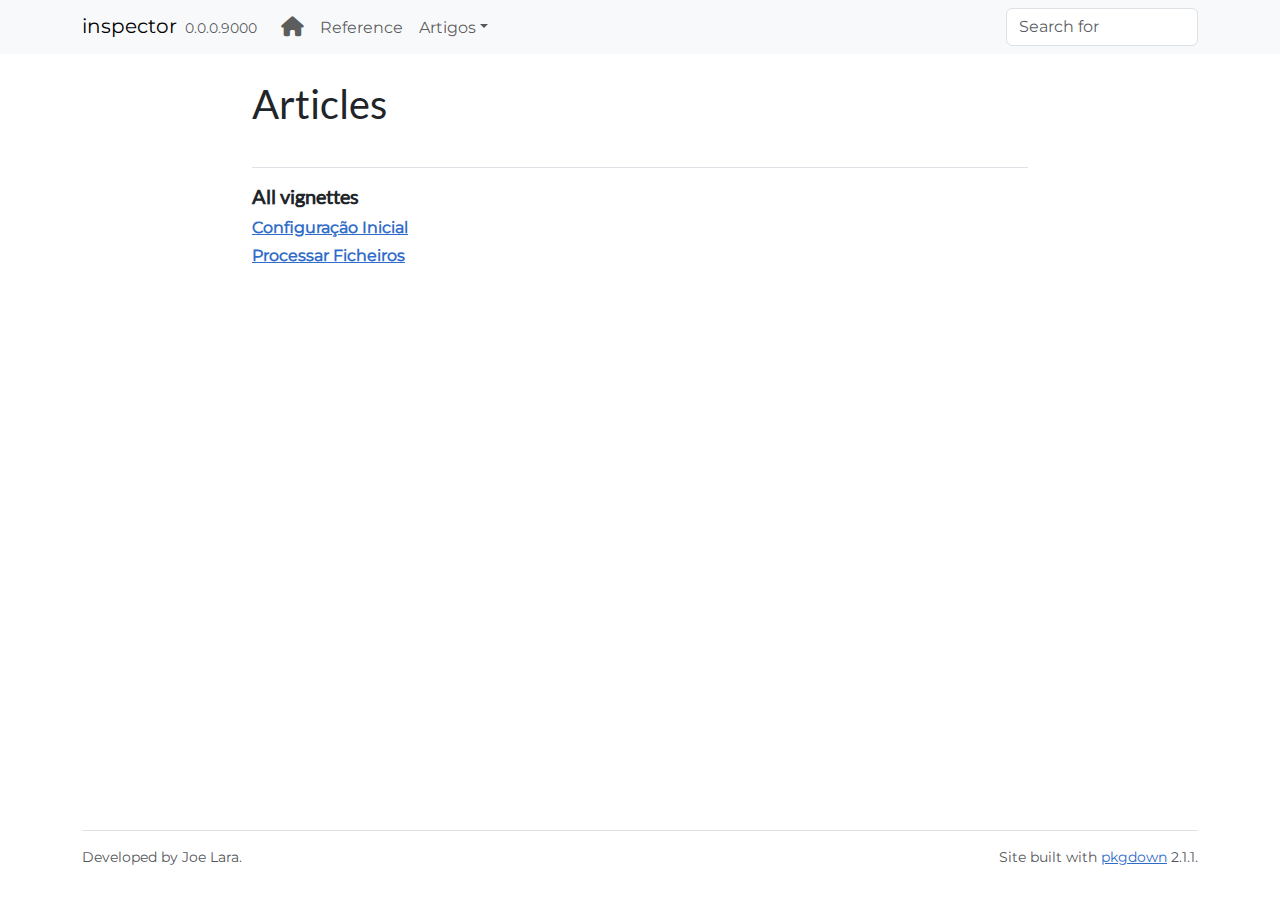
<file: articles/index.html>
<!DOCTYPE html>
<!-- Generated by pkgdown: do not edit by hand --><html lang="pt"><head><meta http-equiv="Content-Type" content="text/html; charset=UTF-8"><meta charset="utf-8"><meta http-equiv="X-UA-Compatible" content="IE=edge"><meta name="viewport" content="width=device-width, initial-scale=1, shrink-to-fit=no"><title>Articles • inspector</title><script src="../deps/jquery-3.6.0/jquery-3.6.0.min.js"></script><meta name="viewport" content="width=device-width, initial-scale=1, shrink-to-fit=no"><link href="../deps/bootstrap-5.3.1/bootstrap.min.css" rel="stylesheet"><script src="../deps/bootstrap-5.3.1/bootstrap.bundle.min.js"></script><link href="../deps/Montserrat-0.4.10/font.css" rel="stylesheet"><link href="../deps/Source_Code_Pro-0.4.10/font.css" rel="stylesheet"><link href="../deps/Lato-0.4.10/font.css" rel="stylesheet"><link href="../deps/font-awesome-6.5.2/css/all.min.css" rel="stylesheet"><link href="../deps/font-awesome-6.5.2/css/v4-shims.min.css" rel="stylesheet"><script src="../deps/headroom-0.11.0/headroom.min.js"></script><script src="../deps/headroom-0.11.0/jQuery.headroom.min.js"></script><script src="../deps/bootstrap-toc-1.0.1/bootstrap-toc.min.js"></script><script src="../deps/clipboard.js-2.0.11/clipboard.min.js"></script><script src="../deps/search-1.0.0/autocomplete.jquery.min.js"></script><script src="../deps/search-1.0.0/fuse.min.js"></script><script src="../deps/search-1.0.0/mark.min.js"></script><!-- pkgdown --><script src="../pkgdown.js"></script><meta property="og:title" content="Articles"></head><body>
    <a href="#main" class="visually-hidden-focusable">Skip to contents</a>


    <nav class="navbar navbar-expand-lg fixed-top bg-light" data-bs-theme="light" aria-label="Site navigation"><div class="container">

    <a class="navbar-brand me-2" href="../index.html">inspector</a>

    <small class="nav-text text-muted me-auto" data-bs-toggle="tooltip" data-bs-placement="bottom" title="">0.0.0.9000</small>


    <button class="navbar-toggler" type="button" data-bs-toggle="collapse" data-bs-target="#navbar" aria-controls="navbar" aria-expanded="false" aria-label="Toggle navigation">
      <span class="navbar-toggler-icon"></span>
    </button>

    <div id="navbar" class="collapse navbar-collapse ms-3">
      <ul class="navbar-nav me-auto"><li class="nav-item"><a class="nav-link" href="../index.html"><span class="fa fas fa-home fa-lg"></span></a></li>
<li class="nav-item"><a class="nav-link" href="../reference/index.html">Reference</a></li>
<li class="nav-item dropdown">
  <button class="nav-link dropdown-toggle" type="button" id="dropdown-artigos" data-bs-toggle="dropdown" aria-expanded="false" aria-haspopup="true">Artigos</button>
  <ul class="dropdown-menu" aria-labelledby="dropdown-artigos"><li><a class="dropdown-item" href="../articles/configuracao-inicial.html">Configuração Inicial do Projecto</a></li>
    <li><a class="dropdown-item" href="../articles/processar-ficheiros.html">Processar Ficheiros de Supervisão</a></li>
  </ul></li>
      </ul><ul class="navbar-nav"><li class="nav-item"><form class="form-inline" role="search">
 <input class="form-control" type="search" name="search-input" id="search-input" autocomplete="off" aria-label="Search site" placeholder="Search for" data-search-index="../search.json"></form></li>
      </ul></div>


  </div>
</nav><div class="container template-article-index">
<div class="row">
  <main id="main" class="col-md-9"><div class="page-header">

      <h1>Articles</h1>
    </div>

    <div class="section ">
      <h3>All vignettes</h3>
      <div class="section-desc"></div>

      <dl><dt><a href="configuracao-inicial.html">Configuração Inicial</a></dt>
        <dd>
        </dd><dt><a href="processar-ficheiros.html">Processar Ficheiros</a></dt>
        <dd>
      </dd></dl></div>
  </main></div>


    <footer><div class="pkgdown-footer-left">
  <p>Developed by Joe Lara.</p>
</div>

<div class="pkgdown-footer-right">
  <p>Site built with <a href="https://pkgdown.r-lib.org/" class="external-link">pkgdown</a> 2.1.1.</p>
</div>

    </footer></div>





  </body></html>
</file>
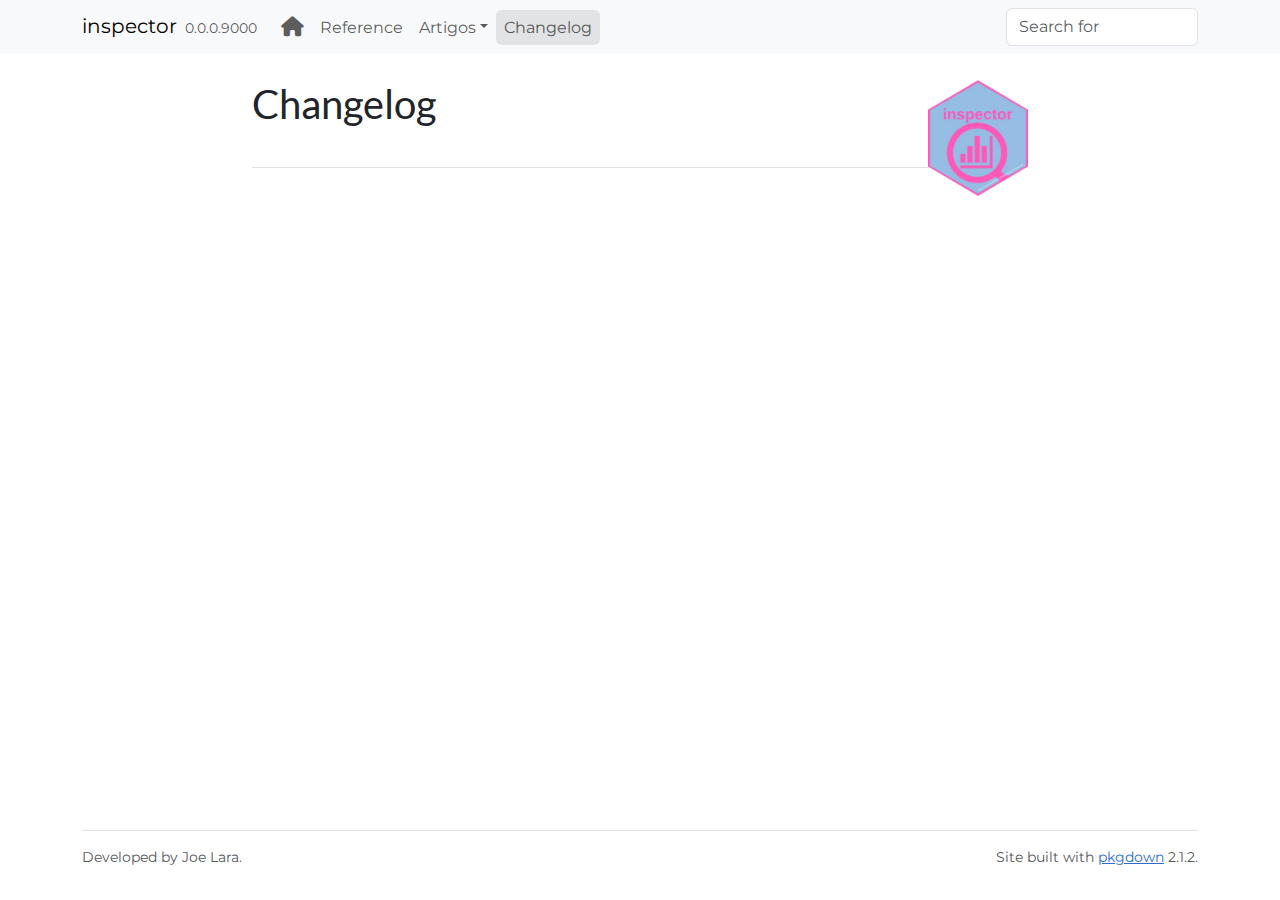
<file: news/index.html>
<!DOCTYPE html>
<!-- Generated by pkgdown: do not edit by hand --><html lang="pt"><head><meta http-equiv="Content-Type" content="text/html; charset=UTF-8"><meta charset="utf-8"><meta http-equiv="X-UA-Compatible" content="IE=edge"><meta name="viewport" content="width=device-width, initial-scale=1, shrink-to-fit=no"><title>Changelog • inspector</title><script src="../deps/jquery-3.6.0/jquery-3.6.0.min.js"></script><meta name="viewport" content="width=device-width, initial-scale=1, shrink-to-fit=no"><link href="../deps/bootstrap-5.3.1/bootstrap.min.css" rel="stylesheet"><script src="../deps/bootstrap-5.3.1/bootstrap.bundle.min.js"></script><link href="../deps/Montserrat-0.4.10/font.css" rel="stylesheet"><link href="../deps/Source_Code_Pro-0.4.10/font.css" rel="stylesheet"><link href="../deps/Lato-0.4.10/font.css" rel="stylesheet"><link href="../deps/font-awesome-6.5.2/css/all.min.css" rel="stylesheet"><link href="../deps/font-awesome-6.5.2/css/v4-shims.min.css" rel="stylesheet"><script src="../deps/headroom-0.11.0/headroom.min.js"></script><script src="../deps/headroom-0.11.0/jQuery.headroom.min.js"></script><script src="../deps/bootstrap-toc-1.0.1/bootstrap-toc.min.js"></script><script src="../deps/clipboard.js-2.0.11/clipboard.min.js"></script><script src="../deps/search-1.0.0/autocomplete.jquery.min.js"></script><script src="../deps/search-1.0.0/fuse.min.js"></script><script src="../deps/search-1.0.0/mark.min.js"></script><!-- pkgdown --><script src="../pkgdown.js"></script><meta property="og:title" content="Changelog"><meta property="og:image" content="https://usaid-mozambique.github.io/inspector/logo.png"></head><body>
    <a href="#main" class="visually-hidden-focusable">Skip to contents</a>


    <nav class="navbar navbar-expand-lg fixed-top bg-light" data-bs-theme="light" aria-label="Site navigation"><div class="container">

    <a class="navbar-brand me-2" href="../index.html">inspector</a>

    <small class="nav-text text-muted me-auto" data-bs-toggle="tooltip" data-bs-placement="bottom" title="">0.0.0.9000</small>


    <button class="navbar-toggler" type="button" data-bs-toggle="collapse" data-bs-target="#navbar" aria-controls="navbar" aria-expanded="false" aria-label="Toggle navigation">
      <span class="navbar-toggler-icon"></span>
    </button>

    <div id="navbar" class="collapse navbar-collapse ms-3">
      <ul class="navbar-nav me-auto"><li class="nav-item"><a class="nav-link" href="../index.html"><span class="fa fas fa-home fa-lg"></span></a></li>
<li class="nav-item"><a class="nav-link" href="../reference/index.html">Reference</a></li>
<li class="nav-item dropdown">
  <button class="nav-link dropdown-toggle" type="button" id="dropdown-artigos" data-bs-toggle="dropdown" aria-expanded="false" aria-haspopup="true">Artigos</button>
  <ul class="dropdown-menu" aria-labelledby="dropdown-artigos"><li><a class="dropdown-item" href="../articles/configuracao-inicial.html">Configuração Inicial do Projecto</a></li>
    <li><a class="dropdown-item" href="../articles/processar-ficheiros.html">Processar Ficheiros de Supervisão</a></li>
  </ul></li>
<li class="active nav-item"><a class="nav-link" href="../news/index.html">Changelog</a></li>
      </ul><ul class="navbar-nav"><li class="nav-item"><form class="form-inline" role="search">
 <input class="form-control" type="search" name="search-input" id="search-input" autocomplete="off" aria-label="Search site" placeholder="Search for" data-search-index="../search.json"></form></li>
      </ul></div>


  </div>
</nav><div class="container template-news">
<div class="row">
  <main id="main" class="col-md-9"><div class="page-header">
      <img src="../logo.png" class="logo" alt=""><h1>Changelog</h1>

    </div>

  </main></div>


    <footer><div class="pkgdown-footer-left">
  <p>Developed by Joe Lara.</p>
</div>

<div class="pkgdown-footer-right">
  <p>Site built with <a href="https://pkgdown.r-lib.org/" class="external-link">pkgdown</a> 2.1.2.</p>
</div>

    </footer></div>





  </body></html>
</file>
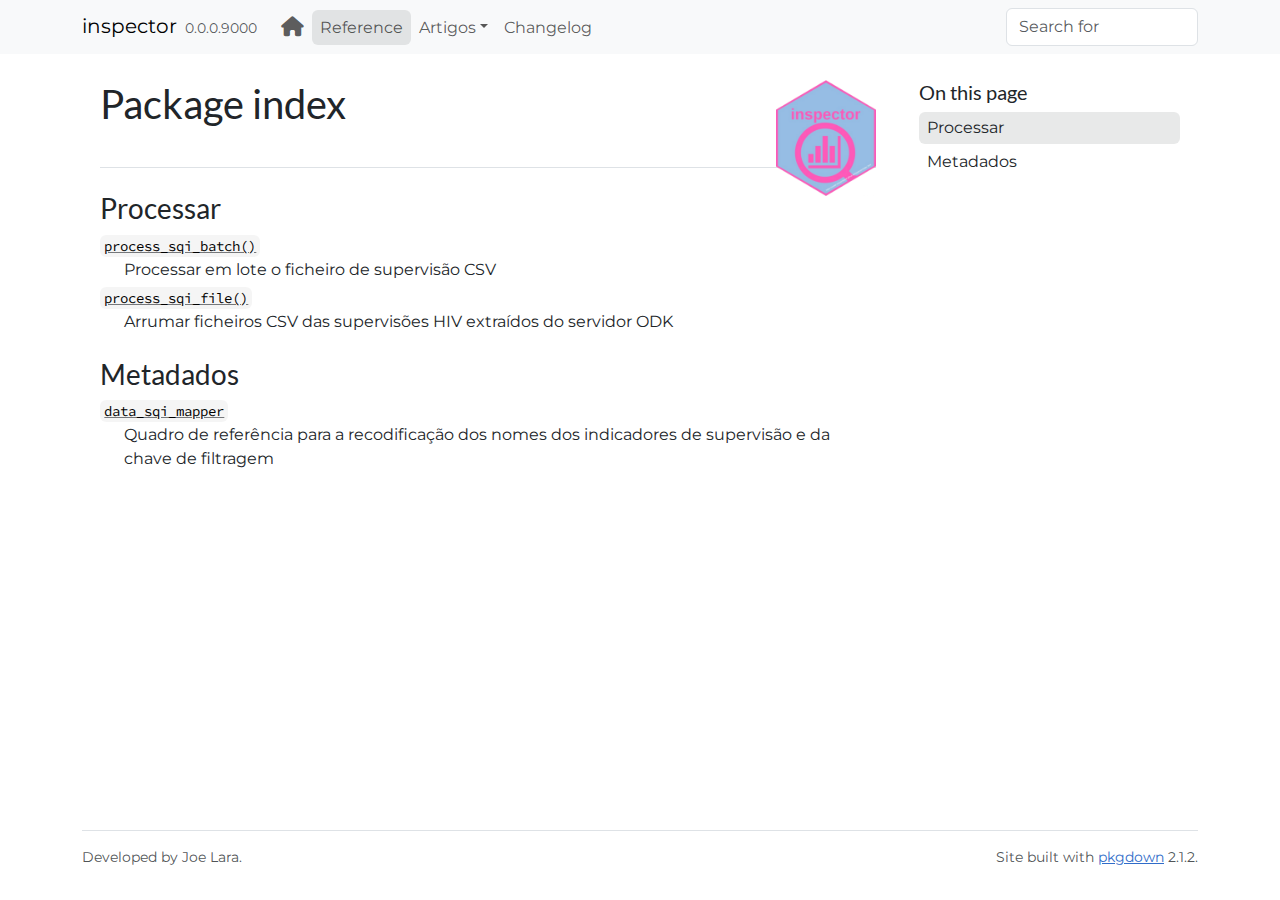
<file: reference/index.html>
<!DOCTYPE html>
<!-- Generated by pkgdown: do not edit by hand --><html lang="pt"><head><meta http-equiv="Content-Type" content="text/html; charset=UTF-8"><meta charset="utf-8"><meta http-equiv="X-UA-Compatible" content="IE=edge"><meta name="viewport" content="width=device-width, initial-scale=1, shrink-to-fit=no"><title>Package index • inspector</title><script src="../deps/jquery-3.6.0/jquery-3.6.0.min.js"></script><meta name="viewport" content="width=device-width, initial-scale=1, shrink-to-fit=no"><link href="../deps/bootstrap-5.3.1/bootstrap.min.css" rel="stylesheet"><script src="../deps/bootstrap-5.3.1/bootstrap.bundle.min.js"></script><link href="../deps/Montserrat-0.4.10/font.css" rel="stylesheet"><link href="../deps/Source_Code_Pro-0.4.10/font.css" rel="stylesheet"><link href="../deps/Lato-0.4.10/font.css" rel="stylesheet"><link href="../deps/font-awesome-6.5.2/css/all.min.css" rel="stylesheet"><link href="../deps/font-awesome-6.5.2/css/v4-shims.min.css" rel="stylesheet"><script src="../deps/headroom-0.11.0/headroom.min.js"></script><script src="../deps/headroom-0.11.0/jQuery.headroom.min.js"></script><script src="../deps/bootstrap-toc-1.0.1/bootstrap-toc.min.js"></script><script src="../deps/clipboard.js-2.0.11/clipboard.min.js"></script><script src="../deps/search-1.0.0/autocomplete.jquery.min.js"></script><script src="../deps/search-1.0.0/fuse.min.js"></script><script src="../deps/search-1.0.0/mark.min.js"></script><!-- pkgdown --><script src="../pkgdown.js"></script><meta property="og:title" content="Package index"><meta property="og:image" content="https://usaid-mozambique.github.io/inspector/logo.png"></head><body>
    <a href="#main" class="visually-hidden-focusable">Skip to contents</a>


    <nav class="navbar navbar-expand-lg fixed-top bg-light" data-bs-theme="light" aria-label="Site navigation"><div class="container">

    <a class="navbar-brand me-2" href="../index.html">inspector</a>

    <small class="nav-text text-muted me-auto" data-bs-toggle="tooltip" data-bs-placement="bottom" title="">0.0.0.9000</small>


    <button class="navbar-toggler" type="button" data-bs-toggle="collapse" data-bs-target="#navbar" aria-controls="navbar" aria-expanded="false" aria-label="Toggle navigation">
      <span class="navbar-toggler-icon"></span>
    </button>

    <div id="navbar" class="collapse navbar-collapse ms-3">
      <ul class="navbar-nav me-auto"><li class="nav-item"><a class="nav-link" href="../index.html"><span class="fa fas fa-home fa-lg"></span></a></li>
<li class="active nav-item"><a class="nav-link" href="../reference/index.html">Reference</a></li>
<li class="nav-item dropdown">
  <button class="nav-link dropdown-toggle" type="button" id="dropdown-artigos" data-bs-toggle="dropdown" aria-expanded="false" aria-haspopup="true">Artigos</button>
  <ul class="dropdown-menu" aria-labelledby="dropdown-artigos"><li><a class="dropdown-item" href="../articles/configuracao-inicial.html">Configuração Inicial do Projecto</a></li>
    <li><a class="dropdown-item" href="../articles/processar-ficheiros.html">Processar Ficheiros de Supervisão</a></li>
  </ul></li>
<li class="nav-item"><a class="nav-link" href="../news/index.html">Changelog</a></li>
      </ul><ul class="navbar-nav"><li class="nav-item"><form class="form-inline" role="search">
 <input class="form-control" type="search" name="search-input" id="search-input" autocomplete="off" aria-label="Search site" placeholder="Search for" data-search-index="../search.json"></form></li>
      </ul></div>


  </div>
</nav><div class="container template-reference-index">
<div class="row">
  <main id="main" class="col-md-9"><div class="page-header">
      <img src="../logo.png" class="logo" alt=""><h1>Package index</h1>
    </div>

    <div class="section level2">
      <h2 id="processar">Processar<a class="anchor" aria-label="anchor" href="#processar"></a></h2>




    </div><div class="section level2">




      <dl><dt>

          <code><a href="process_sqi_batch.html">process_sqi_batch()</a></code>

        </dt>
        <dd>Processar em lote o ficheiro de supervisão CSV</dd>
      </dl><dl><dt>

          <code><a href="process_sqi_file.html">process_sqi_file()</a></code>

        </dt>
        <dd>Arrumar ficheiros CSV das supervisões HIV extraídos do servidor ODK</dd>
      </dl></div><div class="section level2">
      <h2 id="metadados">Metadados<a class="anchor" aria-label="anchor" href="#metadados"></a></h2>




    </div><div class="section level2">




      <dl><dt>

          <code><a href="data_sqi_mapper.html">data_sqi_mapper</a></code>

        </dt>
        <dd>Quadro de referência para a recodificação dos nomes dos indicadores de supervisão e da chave de filtragem</dd>
      </dl></div>
  </main><aside class="col-md-3"><nav id="toc" aria-label="Table of contents"><h2>On this page</h2>
    </nav></aside></div>


    <footer><div class="pkgdown-footer-left">
  <p>Developed by Joe Lara.</p>
</div>

<div class="pkgdown-footer-right">
  <p>Site built with <a href="https://pkgdown.r-lib.org/" class="external-link">pkgdown</a> 2.1.2.</p>
</div>

    </footer></div>





  </body></html>
</file>
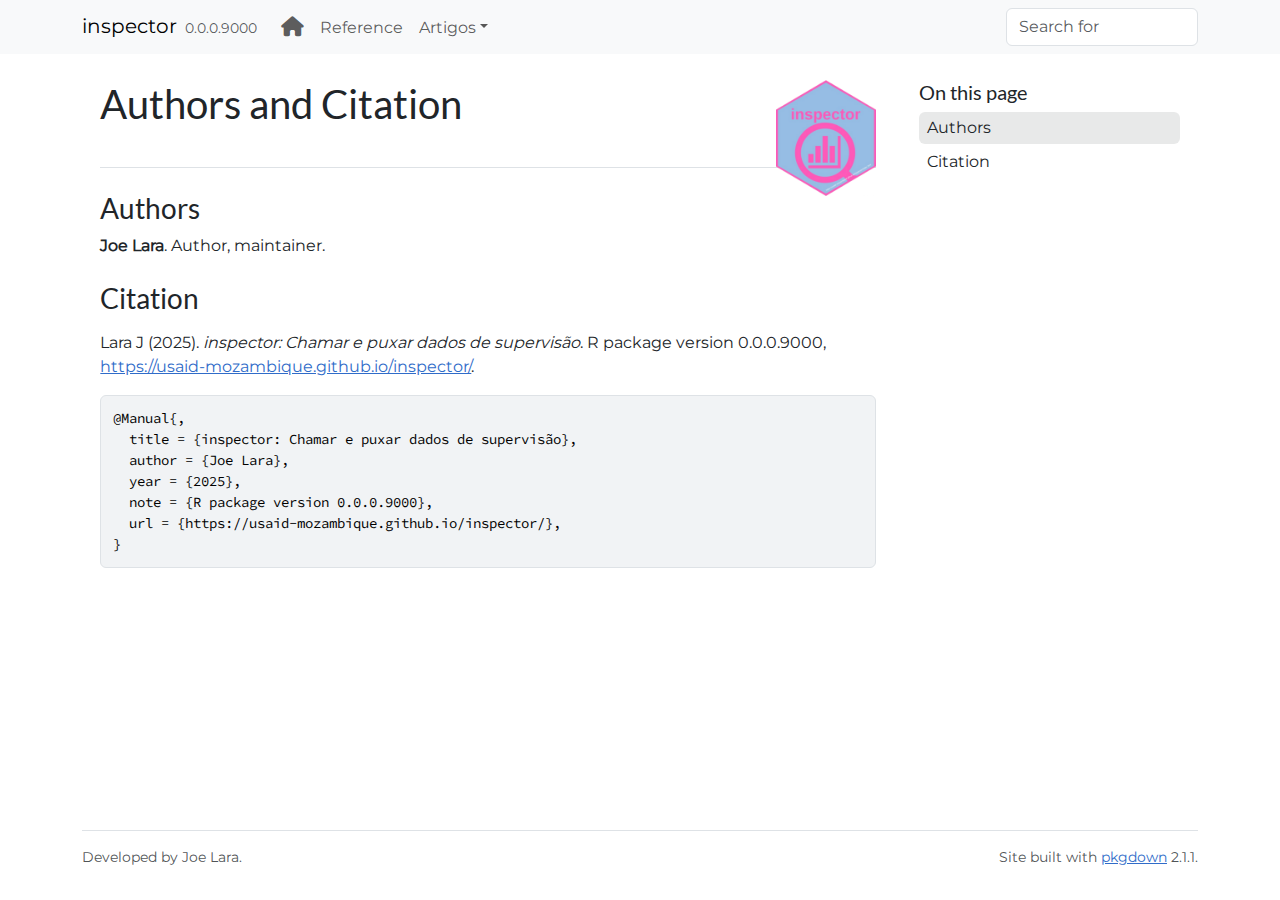
<file: authors.html>
<!DOCTYPE html>
<!-- Generated by pkgdown: do not edit by hand --><html lang="pt"><head><meta http-equiv="Content-Type" content="text/html; charset=UTF-8"><meta charset="utf-8"><meta http-equiv="X-UA-Compatible" content="IE=edge"><meta name="viewport" content="width=device-width, initial-scale=1, shrink-to-fit=no"><title>Authors and Citation • inspector</title><script src="deps/jquery-3.6.0/jquery-3.6.0.min.js"></script><meta name="viewport" content="width=device-width, initial-scale=1, shrink-to-fit=no"><link href="deps/bootstrap-5.3.1/bootstrap.min.css" rel="stylesheet"><script src="deps/bootstrap-5.3.1/bootstrap.bundle.min.js"></script><link href="deps/Montserrat-0.4.10/font.css" rel="stylesheet"><link href="deps/Source_Code_Pro-0.4.10/font.css" rel="stylesheet"><link href="deps/Lato-0.4.10/font.css" rel="stylesheet"><link href="deps/font-awesome-6.5.2/css/all.min.css" rel="stylesheet"><link href="deps/font-awesome-6.5.2/css/v4-shims.min.css" rel="stylesheet"><script src="deps/headroom-0.11.0/headroom.min.js"></script><script src="deps/headroom-0.11.0/jQuery.headroom.min.js"></script><script src="deps/bootstrap-toc-1.0.1/bootstrap-toc.min.js"></script><script src="deps/clipboard.js-2.0.11/clipboard.min.js"></script><script src="deps/search-1.0.0/autocomplete.jquery.min.js"></script><script src="deps/search-1.0.0/fuse.min.js"></script><script src="deps/search-1.0.0/mark.min.js"></script><!-- pkgdown --><script src="pkgdown.js"></script><meta property="og:title" content="Authors and Citation"><meta property="og:image" content="https://usaid-mozambique.github.io/inspector/logo.png"></head><body>
    <a href="#main" class="visually-hidden-focusable">Skip to contents</a>


    <nav class="navbar navbar-expand-lg fixed-top bg-light" data-bs-theme="light" aria-label="Site navigation"><div class="container">

    <a class="navbar-brand me-2" href="index.html">inspector</a>

    <small class="nav-text text-muted me-auto" data-bs-toggle="tooltip" data-bs-placement="bottom" title="">0.0.0.9000</small>


    <button class="navbar-toggler" type="button" data-bs-toggle="collapse" data-bs-target="#navbar" aria-controls="navbar" aria-expanded="false" aria-label="Toggle navigation">
      <span class="navbar-toggler-icon"></span>
    </button>

    <div id="navbar" class="collapse navbar-collapse ms-3">
      <ul class="navbar-nav me-auto"><li class="nav-item"><a class="nav-link" href="index.html"><span class="fa fas fa-home fa-lg"></span></a></li>
<li class="nav-item"><a class="nav-link" href="reference/index.html">Reference</a></li>
<li class="nav-item dropdown">
  <button class="nav-link dropdown-toggle" type="button" id="dropdown-artigos" data-bs-toggle="dropdown" aria-expanded="false" aria-haspopup="true">Artigos</button>
  <ul class="dropdown-menu" aria-labelledby="dropdown-artigos"><li><a class="dropdown-item" href="articles/configuracao-inicial.html">Configuração Inicial do Projecto</a></li>
    <li><a class="dropdown-item" href="articles/processar-ficheiros.html">Processar Ficheiros de Supervisão</a></li>
  </ul></li>
      </ul><ul class="navbar-nav"><li class="nav-item"><form class="form-inline" role="search">
 <input class="form-control" type="search" name="search-input" id="search-input" autocomplete="off" aria-label="Search site" placeholder="Search for" data-search-index="search.json"></form></li>
      </ul></div>


  </div>
</nav><div class="container template-citation-authors">
<div class="row">
  <main id="main" class="col-md-9"><div class="page-header">
      <img src="logo.png" class="logo" alt=""><h1>Authors and Citation</h1>
    </div>

    <div class="section level2">
      <h2>Authors</h2>

      <ul class="list-unstyled"><li>
          <p><strong>Joe Lara</strong>. Author, maintainer.
          </p>
        </li>
      </ul></div>

    <div class="section level2">
      <h2 id="citation">Citation</h2>
      <p></p>

      <p>Lara J (2025).
<em>inspector: Chamar e puxar dados de supervisão</em>.
R package version 0.0.0.9000, <a href="https://usaid-mozambique.github.io/inspector/">https://usaid-mozambique.github.io/inspector/</a>.
</p>
      <pre>@Manual{,
  title = {inspector: Chamar e puxar dados de supervisão},
  author = {Joe Lara},
  year = {2025},
  note = {R package version 0.0.0.9000},
  url = {https://usaid-mozambique.github.io/inspector/},
}</pre>
    </div>

  </main><aside class="col-md-3"><nav id="toc" aria-label="Table of contents"><h2>On this page</h2>
    </nav></aside></div>


    <footer><div class="pkgdown-footer-left">
  <p>Developed by Joe Lara.</p>
</div>

<div class="pkgdown-footer-right">
  <p>Site built with <a href="https://pkgdown.r-lib.org/" class="external-link">pkgdown</a> 2.1.1.</p>
</div>

    </footer></div>





  </body></html>
</file>
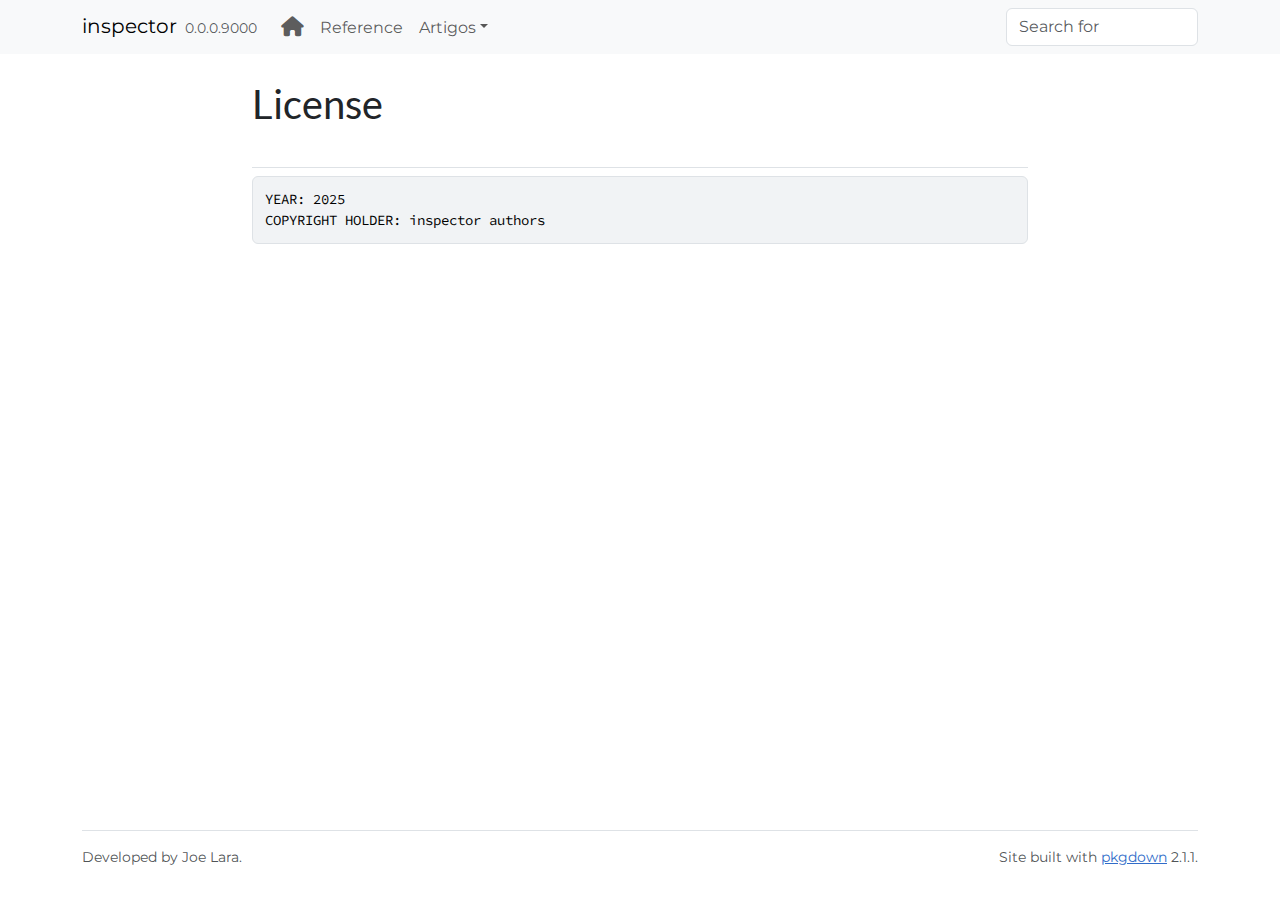
<file: LICENSE-text.html>
<!DOCTYPE html>
<!-- Generated by pkgdown: do not edit by hand --><html lang="pt"><head><meta http-equiv="Content-Type" content="text/html; charset=UTF-8"><meta charset="utf-8"><meta http-equiv="X-UA-Compatible" content="IE=edge"><meta name="viewport" content="width=device-width, initial-scale=1, shrink-to-fit=no"><title>License • inspector</title><script src="deps/jquery-3.6.0/jquery-3.6.0.min.js"></script><meta name="viewport" content="width=device-width, initial-scale=1, shrink-to-fit=no"><link href="deps/bootstrap-5.3.1/bootstrap.min.css" rel="stylesheet"><script src="deps/bootstrap-5.3.1/bootstrap.bundle.min.js"></script><link href="deps/Montserrat-0.4.10/font.css" rel="stylesheet"><link href="deps/Source_Code_Pro-0.4.10/font.css" rel="stylesheet"><link href="deps/Lato-0.4.10/font.css" rel="stylesheet"><link href="deps/font-awesome-6.5.2/css/all.min.css" rel="stylesheet"><link href="deps/font-awesome-6.5.2/css/v4-shims.min.css" rel="stylesheet"><script src="deps/headroom-0.11.0/headroom.min.js"></script><script src="deps/headroom-0.11.0/jQuery.headroom.min.js"></script><script src="deps/bootstrap-toc-1.0.1/bootstrap-toc.min.js"></script><script src="deps/clipboard.js-2.0.11/clipboard.min.js"></script><script src="deps/search-1.0.0/autocomplete.jquery.min.js"></script><script src="deps/search-1.0.0/fuse.min.js"></script><script src="deps/search-1.0.0/mark.min.js"></script><!-- pkgdown --><script src="pkgdown.js"></script><meta property="og:title" content="License"></head><body>
    <a href="#main" class="visually-hidden-focusable">Skip to contents</a>


    <nav class="navbar navbar-expand-lg fixed-top bg-light" data-bs-theme="light" aria-label="Site navigation"><div class="container">

    <a class="navbar-brand me-2" href="index.html">inspector</a>

    <small class="nav-text text-muted me-auto" data-bs-toggle="tooltip" data-bs-placement="bottom" title="">0.0.0.9000</small>


    <button class="navbar-toggler" type="button" data-bs-toggle="collapse" data-bs-target="#navbar" aria-controls="navbar" aria-expanded="false" aria-label="Toggle navigation">
      <span class="navbar-toggler-icon"></span>
    </button>

    <div id="navbar" class="collapse navbar-collapse ms-3">
      <ul class="navbar-nav me-auto"><li class="nav-item"><a class="nav-link" href="index.html"><span class="fa fas fa-home fa-lg"></span></a></li>
<li class="nav-item"><a class="nav-link" href="reference/index.html">Reference</a></li>
<li class="nav-item dropdown">
  <button class="nav-link dropdown-toggle" type="button" id="dropdown-artigos" data-bs-toggle="dropdown" aria-expanded="false" aria-haspopup="true">Artigos</button>
  <ul class="dropdown-menu" aria-labelledby="dropdown-artigos"><li><a class="dropdown-item" href="articles/configuracao-inicial.html">Configuração Inicial do Projecto</a></li>
    <li><a class="dropdown-item" href="articles/processar-ficheiros.html">Processar Ficheiros de Supervisão</a></li>
  </ul></li>
      </ul><ul class="navbar-nav"><li class="nav-item"><form class="form-inline" role="search">
 <input class="form-control" type="search" name="search-input" id="search-input" autocomplete="off" aria-label="Search site" placeholder="Search for" data-search-index="search.json"></form></li>
      </ul></div>


  </div>
</nav><div class="container template-title-body">
<div class="row">
  <main id="main" class="col-md-9"><div class="page-header">

      <h1>License</h1>

    </div>

<pre>YEAR: 2025
COPYRIGHT HOLDER: inspector authors
</pre>

  </main></div>


    <footer><div class="pkgdown-footer-left">
  <p>Developed by Joe Lara.</p>
</div>

<div class="pkgdown-footer-right">
  <p>Site built with <a href="https://pkgdown.r-lib.org/" class="external-link">pkgdown</a> 2.1.1.</p>
</div>

    </footer></div>





  </body></html>
</file>
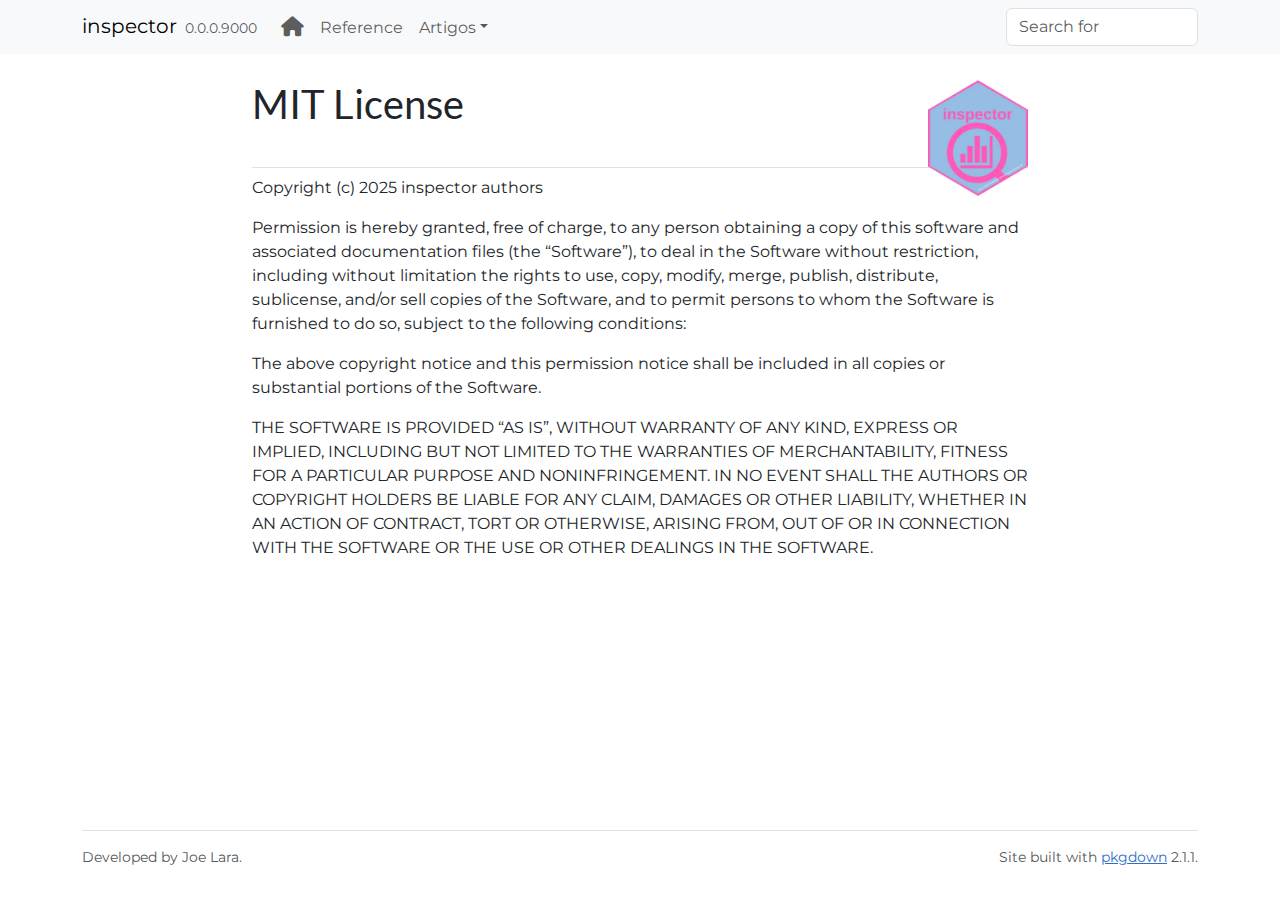
<file: LICENSE.html>
<!DOCTYPE html>
<!-- Generated by pkgdown: do not edit by hand --><html lang="pt"><head><meta http-equiv="Content-Type" content="text/html; charset=UTF-8"><meta charset="utf-8"><meta http-equiv="X-UA-Compatible" content="IE=edge"><meta name="viewport" content="width=device-width, initial-scale=1, shrink-to-fit=no"><title>MIT License • inspector</title><script src="deps/jquery-3.6.0/jquery-3.6.0.min.js"></script><meta name="viewport" content="width=device-width, initial-scale=1, shrink-to-fit=no"><link href="deps/bootstrap-5.3.1/bootstrap.min.css" rel="stylesheet"><script src="deps/bootstrap-5.3.1/bootstrap.bundle.min.js"></script><link href="deps/Montserrat-0.4.10/font.css" rel="stylesheet"><link href="deps/Source_Code_Pro-0.4.10/font.css" rel="stylesheet"><link href="deps/Lato-0.4.10/font.css" rel="stylesheet"><link href="deps/font-awesome-6.5.2/css/all.min.css" rel="stylesheet"><link href="deps/font-awesome-6.5.2/css/v4-shims.min.css" rel="stylesheet"><script src="deps/headroom-0.11.0/headroom.min.js"></script><script src="deps/headroom-0.11.0/jQuery.headroom.min.js"></script><script src="deps/bootstrap-toc-1.0.1/bootstrap-toc.min.js"></script><script src="deps/clipboard.js-2.0.11/clipboard.min.js"></script><script src="deps/search-1.0.0/autocomplete.jquery.min.js"></script><script src="deps/search-1.0.0/fuse.min.js"></script><script src="deps/search-1.0.0/mark.min.js"></script><!-- pkgdown --><script src="pkgdown.js"></script><meta property="og:title" content="MIT License"><meta property="og:image" content="https://usaid-mozambique.github.io/inspector/logo.png"></head><body>
    <a href="#main" class="visually-hidden-focusable">Skip to contents</a>


    <nav class="navbar navbar-expand-lg fixed-top bg-light" data-bs-theme="light" aria-label="Site navigation"><div class="container">

    <a class="navbar-brand me-2" href="index.html">inspector</a>

    <small class="nav-text text-muted me-auto" data-bs-toggle="tooltip" data-bs-placement="bottom" title="">0.0.0.9000</small>


    <button class="navbar-toggler" type="button" data-bs-toggle="collapse" data-bs-target="#navbar" aria-controls="navbar" aria-expanded="false" aria-label="Toggle navigation">
      <span class="navbar-toggler-icon"></span>
    </button>

    <div id="navbar" class="collapse navbar-collapse ms-3">
      <ul class="navbar-nav me-auto"><li class="nav-item"><a class="nav-link" href="index.html"><span class="fa fas fa-home fa-lg"></span></a></li>
<li class="nav-item"><a class="nav-link" href="reference/index.html">Reference</a></li>
<li class="nav-item dropdown">
  <button class="nav-link dropdown-toggle" type="button" id="dropdown-artigos" data-bs-toggle="dropdown" aria-expanded="false" aria-haspopup="true">Artigos</button>
  <ul class="dropdown-menu" aria-labelledby="dropdown-artigos"><li><a class="dropdown-item" href="articles/configuracao-inicial.html">Configuração Inicial do Projecto</a></li>
    <li><a class="dropdown-item" href="articles/processar-ficheiros.html">Processar Ficheiros de Supervisão</a></li>
  </ul></li>
      </ul><ul class="navbar-nav"><li class="nav-item"><form class="form-inline" role="search">
 <input class="form-control" type="search" name="search-input" id="search-input" autocomplete="off" aria-label="Search site" placeholder="Search for" data-search-index="search.json"></form></li>
      </ul></div>


  </div>
</nav><div class="container template-title-body">
<div class="row">
  <main id="main" class="col-md-9"><div class="page-header">
      <img src="logo.png" class="logo" alt=""><h1>MIT License</h1>

    </div>

<div id="mit-license" class="section level1">

<p>Copyright (c) 2025 inspector authors</p>
<p>Permission is hereby granted, free of charge, to any person obtaining a copy of this software and associated documentation files (the “Software”), to deal in the Software without restriction, including without limitation the rights to use, copy, modify, merge, publish, distribute, sublicense, and/or sell copies of the Software, and to permit persons to whom the Software is furnished to do so, subject to the following conditions:</p>
<p>The above copyright notice and this permission notice shall be included in all copies or substantial portions of the Software.</p>
<p>THE SOFTWARE IS PROVIDED “AS IS”, WITHOUT WARRANTY OF ANY KIND, EXPRESS OR IMPLIED, INCLUDING BUT NOT LIMITED TO THE WARRANTIES OF MERCHANTABILITY, FITNESS FOR A PARTICULAR PURPOSE AND NONINFRINGEMENT. IN NO EVENT SHALL THE AUTHORS OR COPYRIGHT HOLDERS BE LIABLE FOR ANY CLAIM, DAMAGES OR OTHER LIABILITY, WHETHER IN AN ACTION OF CONTRACT, TORT OR OTHERWISE, ARISING FROM, OUT OF OR IN CONNECTION WITH THE SOFTWARE OR THE USE OR OTHER DEALINGS IN THE SOFTWARE.</p>
</div>

  </main></div>


    <footer><div class="pkgdown-footer-left">
  <p>Developed by Joe Lara.</p>
</div>

<div class="pkgdown-footer-right">
  <p>Site built with <a href="https://pkgdown.r-lib.org/" class="external-link">pkgdown</a> 2.1.1.</p>
</div>

    </footer></div>





  </body></html>
</file>
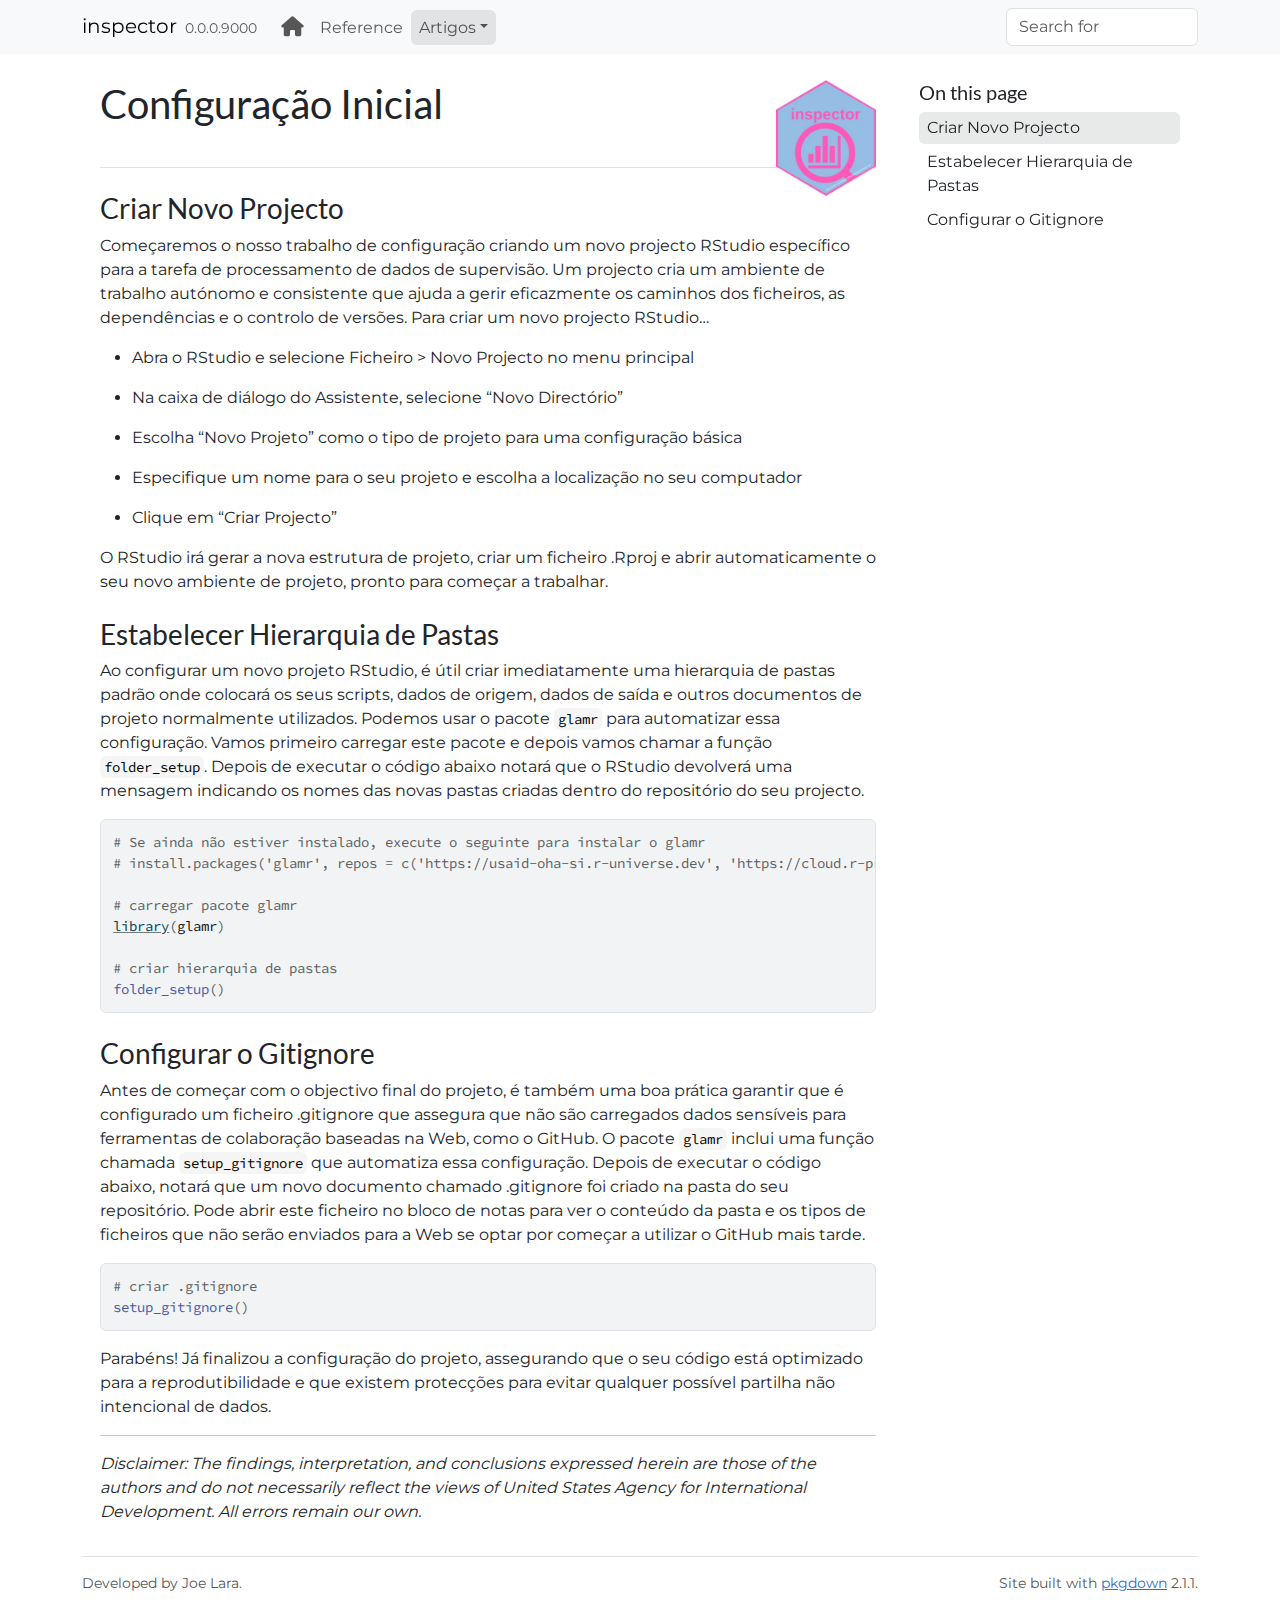
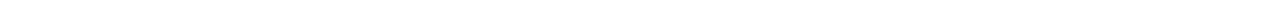
<file: articles/configuracao-inicial.html>
<!DOCTYPE html>
<!-- Generated by pkgdown: do not edit by hand --><html lang="pt">
<head>
<meta http-equiv="Content-Type" content="text/html; charset=UTF-8">
<meta charset="utf-8">
<meta http-equiv="X-UA-Compatible" content="IE=edge">
<meta name="viewport" content="width=device-width, initial-scale=1, shrink-to-fit=no">
<title>Configuração Inicial • inspector</title>
<script src="../deps/jquery-3.6.0/jquery-3.6.0.min.js"></script><meta name="viewport" content="width=device-width, initial-scale=1, shrink-to-fit=no">
<link href="../deps/bootstrap-5.3.1/bootstrap.min.css" rel="stylesheet">
<script src="../deps/bootstrap-5.3.1/bootstrap.bundle.min.js"></script><link href="../deps/Montserrat-0.4.10/font.css" rel="stylesheet">
<link href="../deps/Source_Code_Pro-0.4.10/font.css" rel="stylesheet">
<link href="../deps/Lato-0.4.10/font.css" rel="stylesheet">
<link href="../deps/font-awesome-6.5.2/css/all.min.css" rel="stylesheet">
<link href="../deps/font-awesome-6.5.2/css/v4-shims.min.css" rel="stylesheet">
<script src="../deps/headroom-0.11.0/headroom.min.js"></script><script src="../deps/headroom-0.11.0/jQuery.headroom.min.js"></script><script src="../deps/bootstrap-toc-1.0.1/bootstrap-toc.min.js"></script><script src="../deps/clipboard.js-2.0.11/clipboard.min.js"></script><script src="../deps/search-1.0.0/autocomplete.jquery.min.js"></script><script src="../deps/search-1.0.0/fuse.min.js"></script><script src="../deps/search-1.0.0/mark.min.js"></script><!-- pkgdown --><script src="../pkgdown.js"></script><meta property="og:title" content="Configuração Inicial">
</head>
<body>
    <a href="#main" class="visually-hidden-focusable">Skip to contents</a>


    <nav class="navbar navbar-expand-lg fixed-top bg-light" data-bs-theme="light" aria-label="Site navigation"><div class="container">

    <a class="navbar-brand me-2" href="../index.html">inspector</a>

    <small class="nav-text text-muted me-auto" data-bs-toggle="tooltip" data-bs-placement="bottom" title="">0.0.0.9000</small>


    <button class="navbar-toggler" type="button" data-bs-toggle="collapse" data-bs-target="#navbar" aria-controls="navbar" aria-expanded="false" aria-label="Toggle navigation">
      <span class="navbar-toggler-icon"></span>
    </button>

    <div id="navbar" class="collapse navbar-collapse ms-3">
      <ul class="navbar-nav me-auto">
<li class="nav-item"><a class="nav-link" href="../index.html"><span class="fa fas fa-home fa-lg"></span></a></li>
<li class="nav-item"><a class="nav-link" href="../reference/index.html">Reference</a></li>
<li class="active nav-item dropdown">
  <button class="nav-link dropdown-toggle" type="button" id="dropdown-artigos" data-bs-toggle="dropdown" aria-expanded="false" aria-haspopup="true">Artigos</button>
  <ul class="dropdown-menu" aria-labelledby="dropdown-artigos">
<li><a class="dropdown-item" href="../articles/configuracao-inicial.html">Configuração Inicial do Projecto</a></li>
    <li><a class="dropdown-item" href="../articles/processar-ficheiros.html">Processar Ficheiros de Supervisão</a></li>
  </ul>
</li>
      </ul>
<ul class="navbar-nav">
<li class="nav-item"><form class="form-inline" role="search">
 <input class="form-control" type="search" name="search-input" id="search-input" autocomplete="off" aria-label="Search site" placeholder="Search for" data-search-index="../search.json">
</form></li>
      </ul>
</div>


  </div>
</nav><div class="container template-article">




<div class="row">
  <main id="main" class="col-md-9"><div class="page-header">
      <img src="../logo.png" class="logo" alt=""><h1>Configuração Inicial</h1>
            
      

      <div class="d-none name"><code>configuracao-inicial.Rmd</code></div>
    </div>

    
    
<div class="section level2">
<h2 id="criar-novo-projecto">Criar Novo Projecto<a class="anchor" aria-label="anchor" href="#criar-novo-projecto"></a>
</h2>
<p>Começaremos o nosso trabalho de configuração criando um novo projecto
RStudio específico para a tarefa de processamento de dados de
supervisão. Um projecto cria um ambiente de trabalho autónomo e
consistente que ajuda a gerir eficazmente os caminhos dos ficheiros, as
dependências e o controlo de versões. Para criar um novo projecto
RStudio…</p>
<ul>
<li><p>Abra o RStudio e selecione Ficheiro &gt; Novo Projecto no menu
principal</p></li>
<li><p>Na caixa de diálogo do Assistente, selecione “Novo
Directório”</p></li>
<li><p>Escolha “Novo Projeto” como o tipo de projeto para uma
configuração básica</p></li>
<li><p>Especifique um nome para o seu projeto e escolha a localização no
seu computador</p></li>
<li><p>Clique em “Criar Projecto”</p></li>
</ul>
<p>O RStudio irá gerar a nova estrutura de projeto, criar um ficheiro
.Rproj e abrir automaticamente o seu novo ambiente de projeto, pronto
para começar a trabalhar.</p>
</div>
<div class="section level2">
<h2 id="estabelecer-hierarquia-de-pastas">Estabelecer Hierarquia de Pastas<a class="anchor" aria-label="anchor" href="#estabelecer-hierarquia-de-pastas"></a>
</h2>
<p>Ao configurar um novo projeto RStudio, é útil criar imediatamente uma
hierarquia de pastas padrão onde colocará os seus scripts, dados de
origem, dados de saída e outros documentos de projeto normalmente
utilizados. Podemos usar o pacote <code>glamr</code> para automatizar
essa configuração. Vamos primeiro carregar este pacote e depois vamos
chamar a função <code>folder_setup</code>. Depois de executar o código
abaixo notará que o RStudio devolverá uma mensagem indicando os nomes
das novas pastas criadas dentro do repositório do seu projecto.</p>
<div class="sourceCode" id="cb1"><pre class="downlit sourceCode r">
<code class="sourceCode R"><span><span class="co"># Se ainda não estiver instalado, execute o seguinte para instalar o glamr</span></span>
<span><span class="co"># install.packages('glamr', repos = c('https://usaid-oha-si.r-universe.dev', 'https://cloud.r-project.org'))</span></span>
<span></span>
<span><span class="co"># carregar pacote glamr</span></span>
<span><span class="kw"><a href="https://rdrr.io/r/base/library.html" class="external-link">library</a></span><span class="op">(</span><span class="va">glamr</span><span class="op">)</span></span>
<span></span>
<span><span class="co"># criar hierarquia de pastas </span></span>
<span><span class="fu">folder_setup</span><span class="op">(</span><span class="op">)</span></span></code></pre></div>
</div>
<div class="section level2">
<h2 id="configurar-o-gitignore">Configurar o Gitignore<a class="anchor" aria-label="anchor" href="#configurar-o-gitignore"></a>
</h2>
<p>Antes de começar com o objectivo final do projeto, é também uma boa
prática garantir que é configurado um ficheiro .gitignore que assegura
que não são carregados dados sensíveis para ferramentas de colaboração
baseadas na Web, como o GitHub. O pacote <code>glamr</code> inclui uma
função chamada <code>setup_gitignore</code> que automatiza essa
configuração. Depois de executar o código abaixo, notará que um novo
documento chamado .gitignore foi criado na pasta do seu repositório.
Pode abrir este ficheiro no bloco de notas para ver o conteúdo da pasta
e os tipos de ficheiros que não serão enviados para a Web se optar por
começar a utilizar o GitHub mais tarde.</p>
<div class="sourceCode" id="cb2"><pre class="downlit sourceCode r">
<code class="sourceCode R"><span><span class="co"># criar .gitignore</span></span>
<span><span class="fu">setup_gitignore</span><span class="op">(</span><span class="op">)</span></span></code></pre></div>
<p>Parabéns! Já finalizou a configuração do projeto, assegurando que o
seu código está optimizado para a reprodutibilidade e que existem
protecções para evitar qualquer possível partilha não intencional de
dados.</p>
<hr>
<p><em>Disclaimer: The findings, interpretation, and conclusions
expressed herein are those of the authors and do not necessarily reflect
the views of United States Agency for International Development. All
errors remain our own.</em></p>
</div>
  </main><aside class="col-md-3"><nav id="toc" aria-label="Table of contents"><h2>On this page</h2>
    </nav></aside>
</div>



    <footer><div class="pkgdown-footer-left">
  <p>Developed by Joe Lara.</p>
</div>

<div class="pkgdown-footer-right">
  <p>Site built with <a href="https://pkgdown.r-lib.org/" class="external-link">pkgdown</a> 2.1.1.</p>
</div>

    </footer>
</div>





  </body>
</html>
</file>
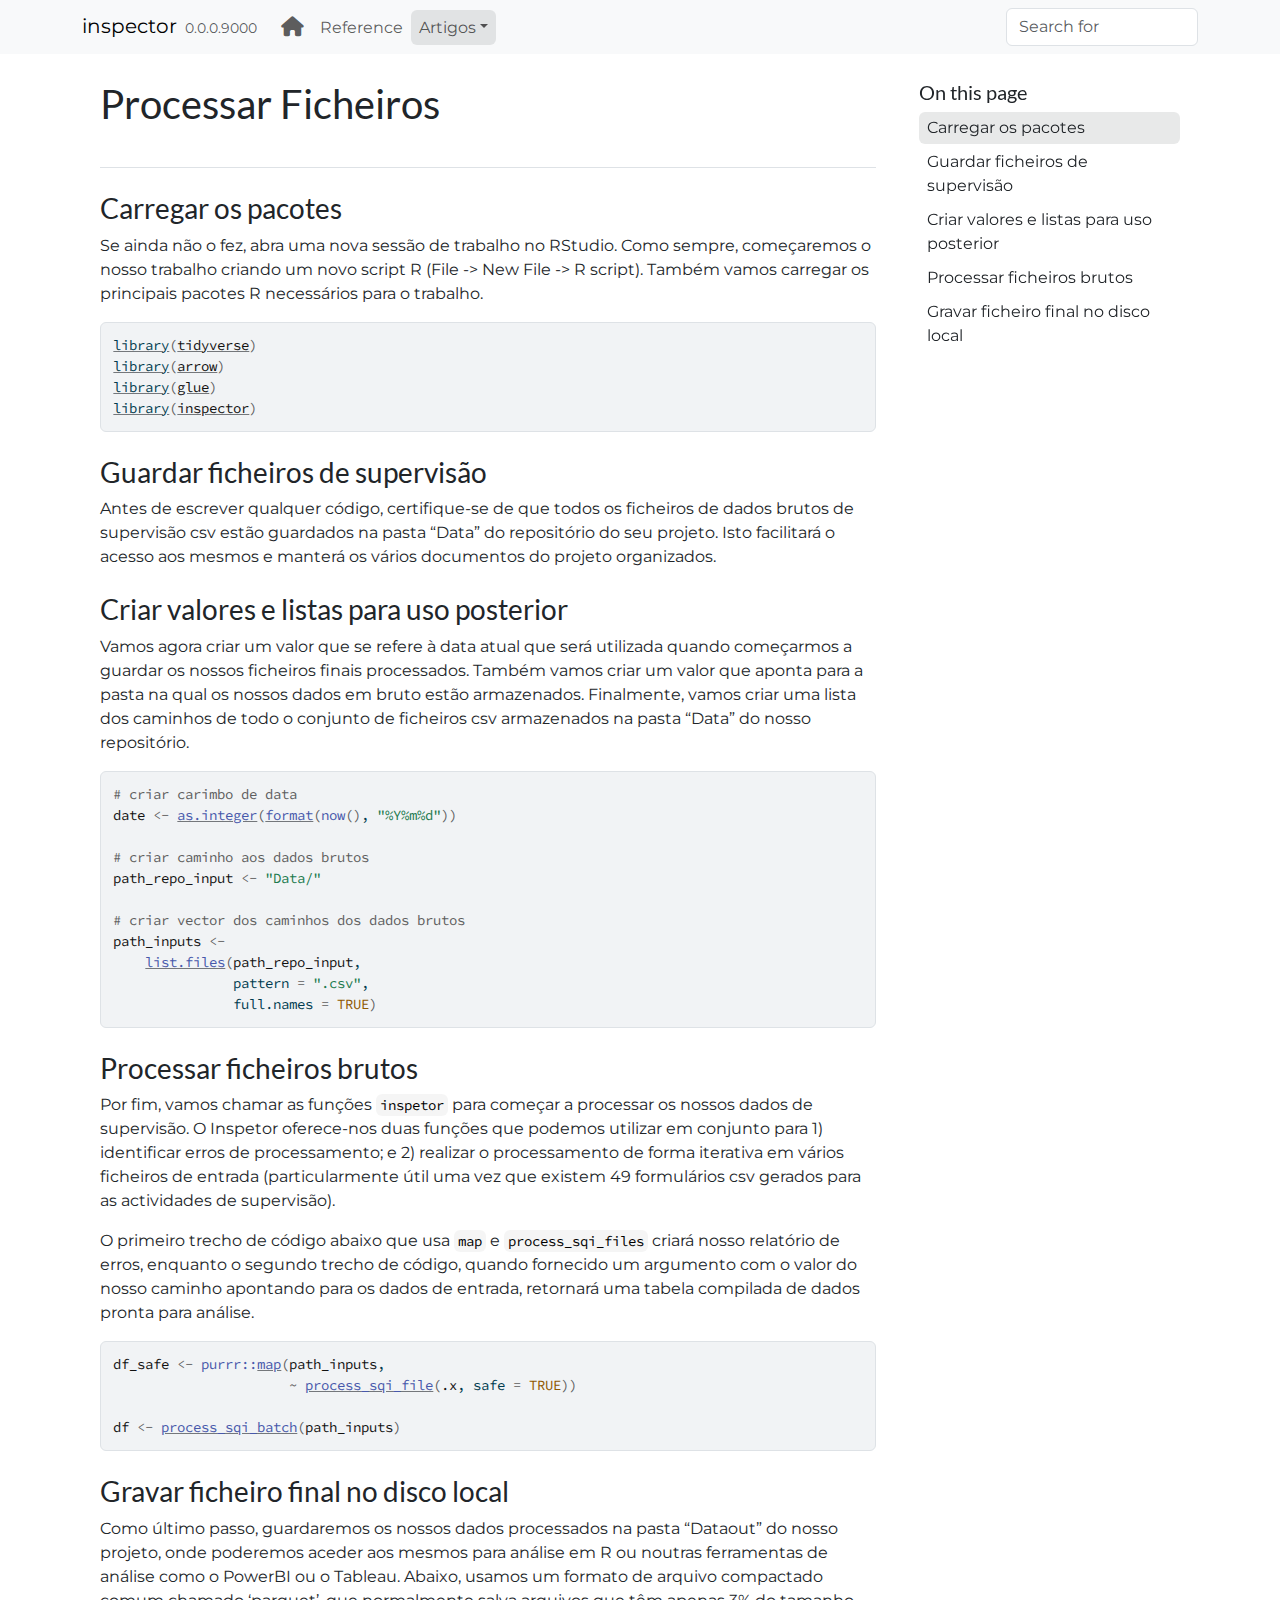
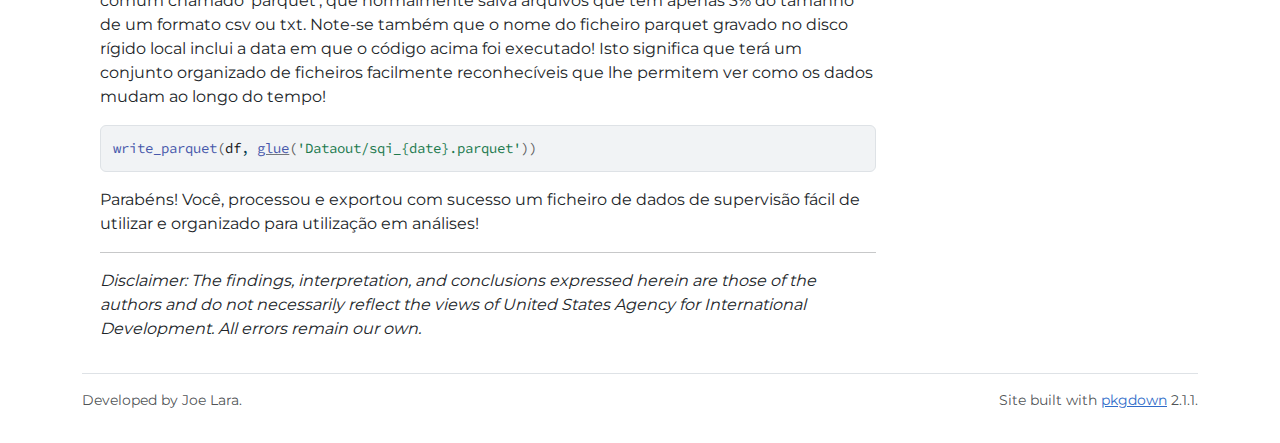
<file: articles/processar-ficheiros.html>
<!DOCTYPE html>
<!-- Generated by pkgdown: do not edit by hand --><html lang="pt">
<head>
<meta http-equiv="Content-Type" content="text/html; charset=UTF-8">
<meta charset="utf-8">
<meta http-equiv="X-UA-Compatible" content="IE=edge">
<meta name="viewport" content="width=device-width, initial-scale=1, shrink-to-fit=no">
<title>Processar Ficheiros • inspector</title>
<script src="../deps/jquery-3.6.0/jquery-3.6.0.min.js"></script><meta name="viewport" content="width=device-width, initial-scale=1, shrink-to-fit=no">
<link href="../deps/bootstrap-5.3.1/bootstrap.min.css" rel="stylesheet">
<script src="../deps/bootstrap-5.3.1/bootstrap.bundle.min.js"></script><link href="../deps/Montserrat-0.4.10/font.css" rel="stylesheet">
<link href="../deps/Source_Code_Pro-0.4.10/font.css" rel="stylesheet">
<link href="../deps/Lato-0.4.10/font.css" rel="stylesheet">
<link href="../deps/font-awesome-6.5.2/css/all.min.css" rel="stylesheet">
<link href="../deps/font-awesome-6.5.2/css/v4-shims.min.css" rel="stylesheet">
<script src="../deps/headroom-0.11.0/headroom.min.js"></script><script src="../deps/headroom-0.11.0/jQuery.headroom.min.js"></script><script src="../deps/bootstrap-toc-1.0.1/bootstrap-toc.min.js"></script><script src="../deps/clipboard.js-2.0.11/clipboard.min.js"></script><script src="../deps/search-1.0.0/autocomplete.jquery.min.js"></script><script src="../deps/search-1.0.0/fuse.min.js"></script><script src="../deps/search-1.0.0/mark.min.js"></script><!-- pkgdown --><script src="../pkgdown.js"></script><meta property="og:title" content="Processar Ficheiros">
</head>
<body>
    <a href="#main" class="visually-hidden-focusable">Skip to contents</a>


    <nav class="navbar navbar-expand-lg fixed-top bg-light" data-bs-theme="light" aria-label="Site navigation"><div class="container">

    <a class="navbar-brand me-2" href="../index.html">inspector</a>

    <small class="nav-text text-muted me-auto" data-bs-toggle="tooltip" data-bs-placement="bottom" title="">0.0.0.9000</small>


    <button class="navbar-toggler" type="button" data-bs-toggle="collapse" data-bs-target="#navbar" aria-controls="navbar" aria-expanded="false" aria-label="Toggle navigation">
      <span class="navbar-toggler-icon"></span>
    </button>

    <div id="navbar" class="collapse navbar-collapse ms-3">
      <ul class="navbar-nav me-auto">
<li class="nav-item"><a class="nav-link" href="../index.html"><span class="fa fas fa-home fa-lg"></span></a></li>
<li class="nav-item"><a class="nav-link" href="../reference/index.html">Reference</a></li>
<li class="active nav-item dropdown">
  <button class="nav-link dropdown-toggle" type="button" id="dropdown-artigos" data-bs-toggle="dropdown" aria-expanded="false" aria-haspopup="true">Artigos</button>
  <ul class="dropdown-menu" aria-labelledby="dropdown-artigos">
<li><a class="dropdown-item" href="../articles/configuracao-inicial.html">Configuração Inicial do Projecto</a></li>
    <li><a class="dropdown-item" href="../articles/processar-ficheiros.html">Processar Ficheiros de Supervisão</a></li>
  </ul>
</li>
      </ul>
<ul class="navbar-nav">
<li class="nav-item"><form class="form-inline" role="search">
 <input class="form-control" type="search" name="search-input" id="search-input" autocomplete="off" aria-label="Search site" placeholder="Search for" data-search-index="../search.json">
</form></li>
      </ul>
</div>


  </div>
</nav><div class="container template-article">




<div class="row">
  <main id="main" class="col-md-9"><div class="page-header">

      <h1>Processar Ficheiros</h1>
            
      

      <div class="d-none name"><code>processar-ficheiros.Rmd</code></div>
    </div>

    
    
<div class="section level2">
<h2 id="carregar-os-pacotes">Carregar os pacotes<a class="anchor" aria-label="anchor" href="#carregar-os-pacotes"></a>
</h2>
<p>Se ainda não o fez, abra uma nova sessão de trabalho no RStudio. Como
sempre, começaremos o nosso trabalho criando um novo script R (File
-&gt; New File -&gt; R script). Também vamos carregar os principais
pacotes R necessários para o trabalho.</p>
<div class="sourceCode" id="cb1"><pre class="downlit sourceCode r">
<code class="sourceCode R"><span><span class="kw"><a href="https://rdrr.io/r/base/library.html" class="external-link">library</a></span><span class="op">(</span><span class="va"><a href="https://tidyverse.tidyverse.org" class="external-link">tidyverse</a></span><span class="op">)</span></span>
<span><span class="kw"><a href="https://rdrr.io/r/base/library.html" class="external-link">library</a></span><span class="op">(</span><span class="va"><a href="https://github.com/apache/arrow/" class="external-link">arrow</a></span><span class="op">)</span></span>
<span><span class="kw"><a href="https://rdrr.io/r/base/library.html" class="external-link">library</a></span><span class="op">(</span><span class="va"><a href="https://glue.tidyverse.org/" class="external-link">glue</a></span><span class="op">)</span></span>
<span><span class="kw"><a href="https://rdrr.io/r/base/library.html" class="external-link">library</a></span><span class="op">(</span><span class="va"><a href="https://usaid-mozambique.github.io/inspector/">inspector</a></span><span class="op">)</span></span></code></pre></div>
</div>
<div class="section level2">
<h2 id="guardar-ficheiros-de-supervisão">Guardar ficheiros de supervisão<a class="anchor" aria-label="anchor" href="#guardar-ficheiros-de-supervis%C3%A3o"></a>
</h2>
<p>Antes de escrever qualquer código, certifique-se de que todos os
ficheiros de dados brutos de supervisão csv estão guardados na pasta
“Data” do repositório do seu projeto. Isto facilitará o acesso aos
mesmos e manterá os vários documentos do projeto organizados.</p>
</div>
<div class="section level2">
<h2 id="criar-valores-e-listas-para-uso-posterior">Criar valores e listas para uso posterior<a class="anchor" aria-label="anchor" href="#criar-valores-e-listas-para-uso-posterior"></a>
</h2>
<p>Vamos agora criar um valor que se refere à data atual que será
utilizada quando começarmos a guardar os nossos ficheiros finais
processados. Também vamos criar um valor que aponta para a pasta na qual
os nossos dados em bruto estão armazenados. Finalmente, vamos criar uma
lista dos caminhos de todo o conjunto de ficheiros csv armazenados na
pasta “Data” do nosso repositório.</p>
<div class="sourceCode" id="cb2"><pre class="downlit sourceCode r">
<code class="sourceCode R"><span><span class="co"># criar carimbo de data</span></span>
<span><span class="va">date</span> <span class="op">&lt;-</span> <span class="fu"><a href="https://rdrr.io/r/base/integer.html" class="external-link">as.integer</a></span><span class="op">(</span><span class="fu"><a href="https://rdrr.io/r/base/format.html" class="external-link">format</a></span><span class="op">(</span><span class="fu">now</span><span class="op">(</span><span class="op">)</span>, <span class="st">"%Y%m%d"</span><span class="op">)</span><span class="op">)</span></span>
<span></span>
<span><span class="co"># criar caminho aos dados brutos</span></span>
<span><span class="va">path_repo_input</span> <span class="op">&lt;-</span> <span class="st">"Data/"</span></span>
<span></span>
<span><span class="co"># criar vector dos caminhos dos dados brutos</span></span>
<span><span class="va">path_inputs</span> <span class="op">&lt;-</span></span>
<span>    <span class="fu"><a href="https://rdrr.io/r/base/list.files.html" class="external-link">list.files</a></span><span class="op">(</span><span class="va">path_repo_input</span>, </span>
<span>               pattern <span class="op">=</span> <span class="st">".csv"</span>, </span>
<span>               full.names <span class="op">=</span> <span class="cn">TRUE</span><span class="op">)</span></span></code></pre></div>
</div>
<div class="section level2">
<h2 id="processar-ficheiros-brutos">Processar ficheiros brutos<a class="anchor" aria-label="anchor" href="#processar-ficheiros-brutos"></a>
</h2>
<p>Por fim, vamos chamar as funções <code>inspetor</code> para começar a
processar os nossos dados de supervisão. O Inspetor oferece-nos duas
funções que podemos utilizar em conjunto para 1) identificar erros de
processamento; e 2) realizar o processamento de forma iterativa em
vários ficheiros de entrada (particularmente útil uma vez que existem 49
formulários csv gerados para as actividades de supervisão).</p>
<p>O primeiro trecho de código abaixo que usa <code>map</code> e
<code>process_sqi_files</code> criará nosso relatório de erros, enquanto
o segundo trecho de código, quando fornecido um argumento com o valor do
nosso caminho apontando para os dados de entrada, retornará uma tabela
compilada de dados pronta para análise.</p>
<div class="sourceCode" id="cb3"><pre class="downlit sourceCode r">
<code class="sourceCode R"><span><span class="va">df_safe</span> <span class="op">&lt;-</span> <span class="fu">purrr</span><span class="fu">::</span><span class="fu"><a href="https://purrr.tidyverse.org/reference/map.html" class="external-link">map</a></span><span class="op">(</span><span class="va">path_inputs</span>, </span>
<span>                      <span class="op">~</span> <span class="fu"><a href="../reference/process_sqi_file.html">process_sqi_file</a></span><span class="op">(</span><span class="va">.x</span>, safe <span class="op">=</span> <span class="cn">TRUE</span><span class="op">)</span><span class="op">)</span></span>
<span></span>
<span><span class="va">df</span> <span class="op">&lt;-</span> <span class="fu"><a href="../reference/process_sqi_batch.html">process_sqi_batch</a></span><span class="op">(</span><span class="va">path_inputs</span><span class="op">)</span></span></code></pre></div>
</div>
<div class="section level2">
<h2 id="gravar-ficheiro-final-no-disco-local">Gravar ficheiro final no disco local<a class="anchor" aria-label="anchor" href="#gravar-ficheiro-final-no-disco-local"></a>
</h2>
<p>Como último passo, guardaremos os nossos dados processados na pasta
“Dataout” do nosso projeto, onde poderemos aceder aos mesmos para
análise em R ou noutras ferramentas de análise como o PowerBI ou o
Tableau. Abaixo, usamos um formato de arquivo compactado comum chamado
‘parquet’, que normalmente salva arquivos que têm apenas 3% do tamanho
de um formato csv ou txt. Note-se também que o nome do ficheiro parquet
gravado no disco rígido local inclui a data em que o código acima foi
executado! Isto significa que terá um conjunto organizado de ficheiros
facilmente reconhecíveis que lhe permitem ver como os dados mudam ao
longo do tempo!</p>
<div class="sourceCode" id="cb4"><pre class="downlit sourceCode r">
<code class="sourceCode R"><span><span class="fu">write_parquet</span><span class="op">(</span><span class="va">df</span>, <span class="fu"><a href="https://glue.tidyverse.org/reference/glue.html" class="external-link">glue</a></span><span class="op">(</span><span class="st">'Dataout/sqi_{date}.parquet'</span><span class="op">)</span><span class="op">)</span></span></code></pre></div>
<p>Parabéns! Você, processou e exportou com sucesso um ficheiro de dados
de supervisão fácil de utilizar e organizado para utilização em
análises!</p>
<hr>
<p><em>Disclaimer: The findings, interpretation, and conclusions
expressed herein are those of the authors and do not necessarily reflect
the views of United States Agency for International Development. All
errors remain our own.</em></p>
</div>
  </main><aside class="col-md-3"><nav id="toc" aria-label="Table of contents"><h2>On this page</h2>
    </nav></aside>
</div>



    <footer><div class="pkgdown-footer-left">
  <p>Developed by Joe Lara.</p>
</div>

<div class="pkgdown-footer-right">
  <p>Site built with <a href="https://pkgdown.r-lib.org/" class="external-link">pkgdown</a> 2.1.1.</p>
</div>

    </footer>
</div>





  </body>
</html>
</file>
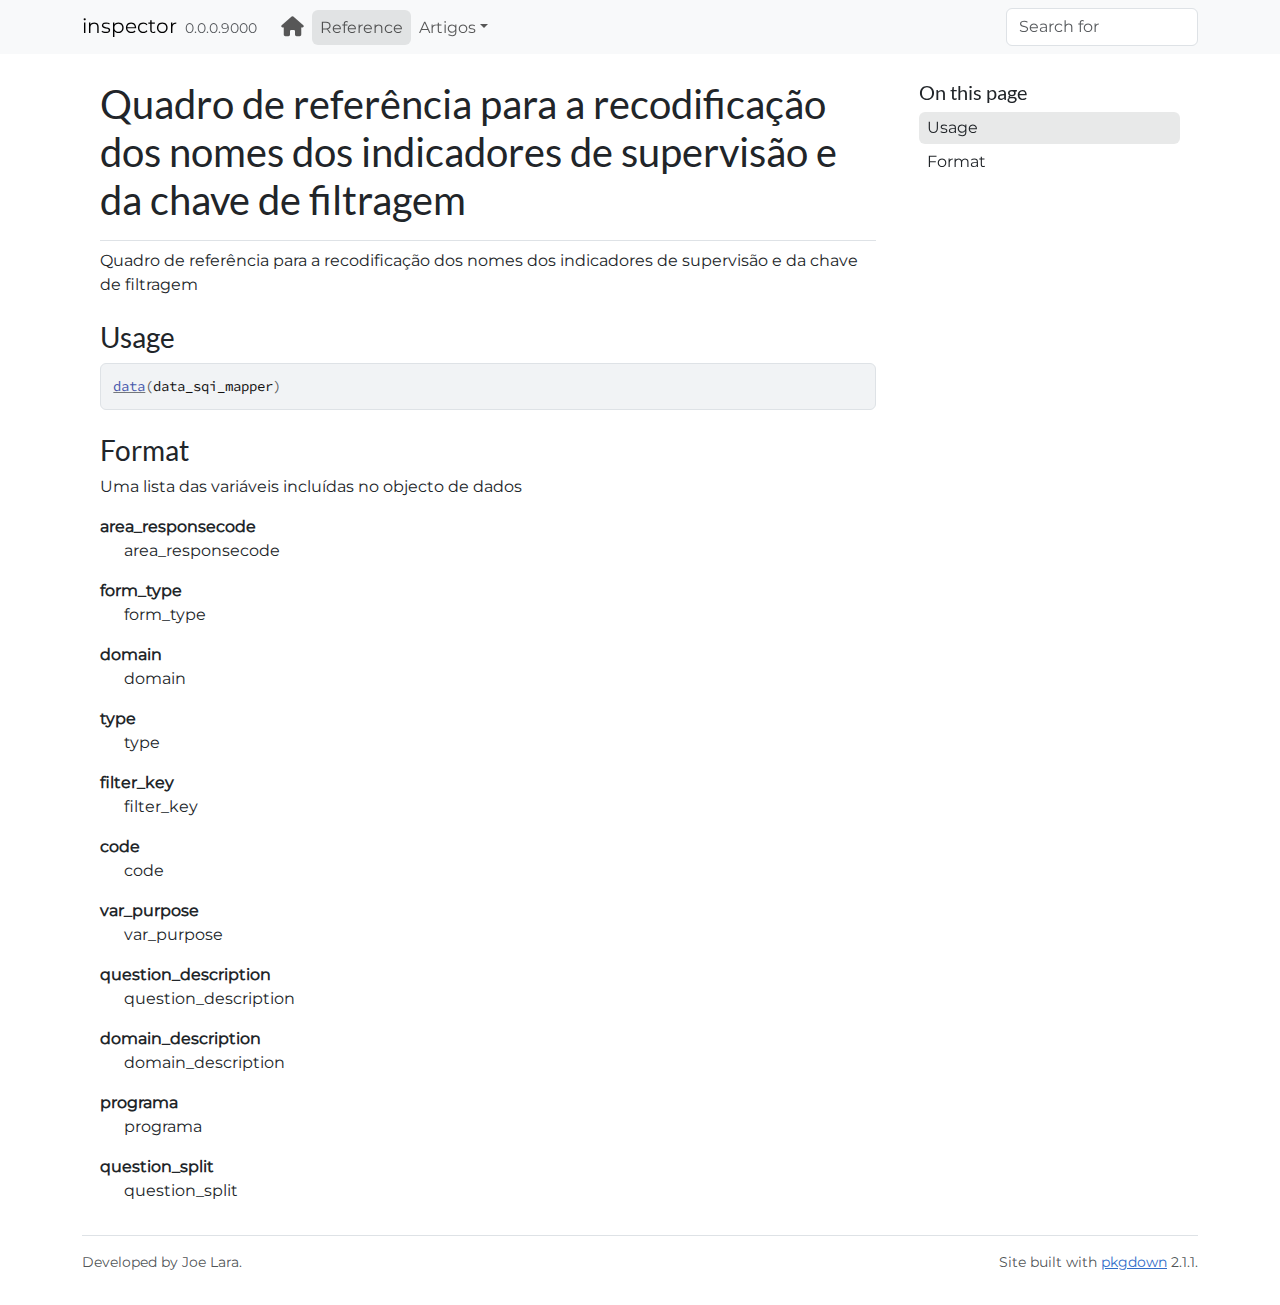
<file: reference/data_sqi_mapper.html>
<!DOCTYPE html>
<!-- Generated by pkgdown: do not edit by hand --><html lang="pt"><head><meta http-equiv="Content-Type" content="text/html; charset=UTF-8"><meta charset="utf-8"><meta http-equiv="X-UA-Compatible" content="IE=edge"><meta name="viewport" content="width=device-width, initial-scale=1, shrink-to-fit=no"><title>Quadro de referência para a recodificação dos nomes dos indicadores de supervisão e da chave de filtragem — data_sqi_mapper • inspector</title><script src="../deps/jquery-3.6.0/jquery-3.6.0.min.js"></script><meta name="viewport" content="width=device-width, initial-scale=1, shrink-to-fit=no"><link href="../deps/bootstrap-5.3.1/bootstrap.min.css" rel="stylesheet"><script src="../deps/bootstrap-5.3.1/bootstrap.bundle.min.js"></script><link href="../deps/Montserrat-0.4.10/font.css" rel="stylesheet"><link href="../deps/Source_Code_Pro-0.4.10/font.css" rel="stylesheet"><link href="../deps/Lato-0.4.10/font.css" rel="stylesheet"><link href="../deps/font-awesome-6.5.2/css/all.min.css" rel="stylesheet"><link href="../deps/font-awesome-6.5.2/css/v4-shims.min.css" rel="stylesheet"><script src="../deps/headroom-0.11.0/headroom.min.js"></script><script src="../deps/headroom-0.11.0/jQuery.headroom.min.js"></script><script src="../deps/bootstrap-toc-1.0.1/bootstrap-toc.min.js"></script><script src="../deps/clipboard.js-2.0.11/clipboard.min.js"></script><script src="../deps/search-1.0.0/autocomplete.jquery.min.js"></script><script src="../deps/search-1.0.0/fuse.min.js"></script><script src="../deps/search-1.0.0/mark.min.js"></script><!-- pkgdown --><script src="../pkgdown.js"></script><meta property="og:title" content="Quadro de referência para a recodificação dos nomes dos indicadores de supervisão e da chave de filtragem — data_sqi_mapper"><meta name="description" content="Quadro de referência para a recodificação dos nomes dos indicadores de supervisão e da chave de filtragem"><meta property="og:description" content="Quadro de referência para a recodificação dos nomes dos indicadores de supervisão e da chave de filtragem"></head><body>
    <a href="#main" class="visually-hidden-focusable">Skip to contents</a>


    <nav class="navbar navbar-expand-lg fixed-top bg-light" data-bs-theme="light" aria-label="Site navigation"><div class="container">

    <a class="navbar-brand me-2" href="../index.html">inspector</a>

    <small class="nav-text text-muted me-auto" data-bs-toggle="tooltip" data-bs-placement="bottom" title="">0.0.0.9000</small>


    <button class="navbar-toggler" type="button" data-bs-toggle="collapse" data-bs-target="#navbar" aria-controls="navbar" aria-expanded="false" aria-label="Toggle navigation">
      <span class="navbar-toggler-icon"></span>
    </button>

    <div id="navbar" class="collapse navbar-collapse ms-3">
      <ul class="navbar-nav me-auto"><li class="nav-item"><a class="nav-link" href="../index.html"><span class="fa fas fa-home fa-lg"></span></a></li>
<li class="active nav-item"><a class="nav-link" href="../reference/index.html">Reference</a></li>
<li class="nav-item dropdown">
  <button class="nav-link dropdown-toggle" type="button" id="dropdown-artigos" data-bs-toggle="dropdown" aria-expanded="false" aria-haspopup="true">Artigos</button>
  <ul class="dropdown-menu" aria-labelledby="dropdown-artigos"><li><a class="dropdown-item" href="../articles/configuracao-inicial.html">Configuração Inicial do Projecto</a></li>
  </ul></li>
      </ul><ul class="navbar-nav"><li class="nav-item"><form class="form-inline" role="search">
 <input class="form-control" type="search" name="search-input" id="search-input" autocomplete="off" aria-label="Search site" placeholder="Search for" data-search-index="../search.json"></form></li>
      </ul></div>


  </div>
</nav><div class="container template-reference-topic">
<div class="row">
  <main id="main" class="col-md-9"><div class="page-header">

      <h1>Quadro de referência para a recodificação dos nomes dos indicadores de supervisão e da chave de filtragem</h1>

      <div class="d-none name"><code>data_sqi_mapper.Rd</code></div>
    </div>

    <div class="ref-description section level2">
    <p>Quadro de referência para a recodificação dos nomes dos indicadores de supervisão e da chave de filtragem</p>
    </div>

    <div class="section level2">
    <h2 id="ref-usage">Usage<a class="anchor" aria-label="anchor" href="#ref-usage"></a></h2>
    <div class="sourceCode"><pre class="sourceCode r"><code><span><span class="fu"><a href="https://rdrr.io/r/utils/data.html" class="external-link">data</a></span><span class="op">(</span><span class="va">data_sqi_mapper</span><span class="op">)</span></span></code></pre></div>
    </div>

    <div class="section level2">
    <h2 id="format">Format<a class="anchor" aria-label="anchor" href="#format"></a></h2>
    <p>Uma lista das variáveis incluídas no objecto de dados</p><dl><dt>area_responsecode</dt>
<dd><p>area_responsecode</p></dd>

<dt>form_type</dt>
<dd><p>form_type</p></dd>

<dt>domain</dt>
<dd><p>domain</p></dd>

<dt>type</dt>
<dd><p>type</p></dd>

<dt>filter_key</dt>
<dd><p>filter_key</p></dd>

<dt>code</dt>
<dd><p>code</p></dd>

<dt>var_purpose</dt>
<dd><p>var_purpose</p></dd>

<dt>question_description</dt>
<dd><p>question_description</p></dd>

<dt>domain_description</dt>
<dd><p>domain_description</p></dd>

<dt>programa</dt>
<dd><p>programa</p></dd>

<dt>question_split</dt>
<dd><p>question_split</p></dd>


</dl></div>

  </main><aside class="col-md-3"><nav id="toc" aria-label="Table of contents"><h2>On this page</h2>
    </nav></aside></div>


    <footer><div class="pkgdown-footer-left">
  <p>Developed by Joe Lara.</p>
</div>

<div class="pkgdown-footer-right">
  <p>Site built with <a href="https://pkgdown.r-lib.org/" class="external-link">pkgdown</a> 2.1.1.</p>
</div>

    </footer></div>





  </body></html>
</file>
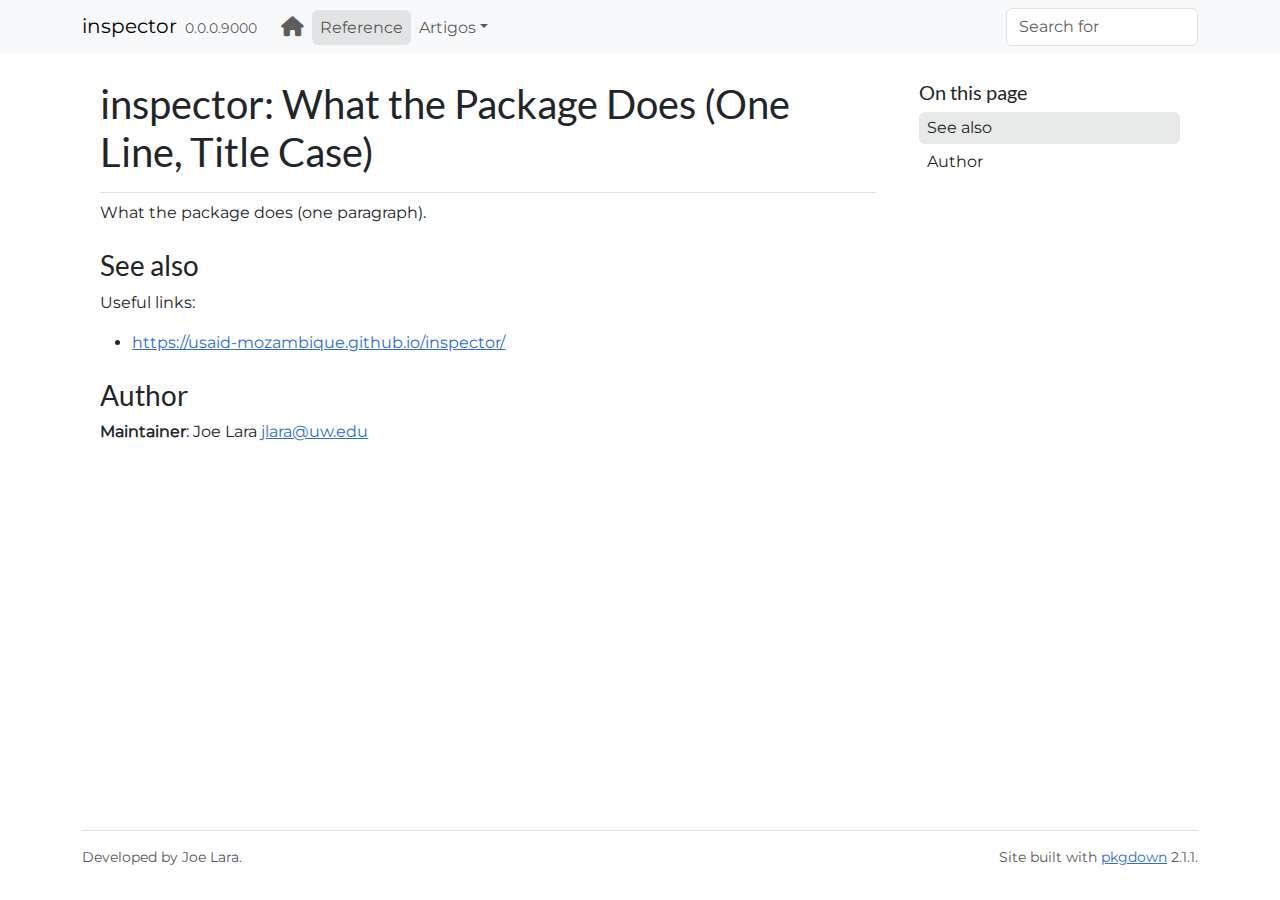
<file: reference/inspector-package.html>
<!DOCTYPE html>
<!-- Generated by pkgdown: do not edit by hand --><html lang="pt"><head><meta http-equiv="Content-Type" content="text/html; charset=UTF-8"><meta charset="utf-8"><meta http-equiv="X-UA-Compatible" content="IE=edge"><meta name="viewport" content="width=device-width, initial-scale=1, shrink-to-fit=no"><title>inspector: What the Package Does (One Line, Title Case) — inspector-package • inspector</title><script src="../deps/jquery-3.6.0/jquery-3.6.0.min.js"></script><meta name="viewport" content="width=device-width, initial-scale=1, shrink-to-fit=no"><link href="../deps/bootstrap-5.3.1/bootstrap.min.css" rel="stylesheet"><script src="../deps/bootstrap-5.3.1/bootstrap.bundle.min.js"></script><link href="../deps/Montserrat-0.4.10/font.css" rel="stylesheet"><link href="../deps/Source_Code_Pro-0.4.10/font.css" rel="stylesheet"><link href="../deps/Lato-0.4.10/font.css" rel="stylesheet"><link href="../deps/font-awesome-6.5.2/css/all.min.css" rel="stylesheet"><link href="../deps/font-awesome-6.5.2/css/v4-shims.min.css" rel="stylesheet"><script src="../deps/headroom-0.11.0/headroom.min.js"></script><script src="../deps/headroom-0.11.0/jQuery.headroom.min.js"></script><script src="../deps/bootstrap-toc-1.0.1/bootstrap-toc.min.js"></script><script src="../deps/clipboard.js-2.0.11/clipboard.min.js"></script><script src="../deps/search-1.0.0/autocomplete.jquery.min.js"></script><script src="../deps/search-1.0.0/fuse.min.js"></script><script src="../deps/search-1.0.0/mark.min.js"></script><!-- pkgdown --><script src="../pkgdown.js"></script><meta property="og:title" content="inspector: What the Package Does (One Line, Title Case) — inspector-package"><meta name="description" content="What the package does (one paragraph)."><meta property="og:description" content="What the package does (one paragraph)."></head><body>
    <a href="#main" class="visually-hidden-focusable">Skip to contents</a>


    <nav class="navbar navbar-expand-lg fixed-top bg-light" data-bs-theme="light" aria-label="Site navigation"><div class="container">

    <a class="navbar-brand me-2" href="../index.html">inspector</a>

    <small class="nav-text text-muted me-auto" data-bs-toggle="tooltip" data-bs-placement="bottom" title="">0.0.0.9000</small>


    <button class="navbar-toggler" type="button" data-bs-toggle="collapse" data-bs-target="#navbar" aria-controls="navbar" aria-expanded="false" aria-label="Toggle navigation">
      <span class="navbar-toggler-icon"></span>
    </button>

    <div id="navbar" class="collapse navbar-collapse ms-3">
      <ul class="navbar-nav me-auto"><li class="nav-item"><a class="nav-link" href="../index.html"><span class="fa fas fa-home fa-lg"></span></a></li>
<li class="active nav-item"><a class="nav-link" href="../reference/index.html">Reference</a></li>
<li class="nav-item dropdown">
  <button class="nav-link dropdown-toggle" type="button" id="dropdown-artigos" data-bs-toggle="dropdown" aria-expanded="false" aria-haspopup="true">Artigos</button>
  <ul class="dropdown-menu" aria-labelledby="dropdown-artigos"><li><a class="dropdown-item" href="../articles/configuracao-inicial.html">Configuração Inicial do Projecto</a></li>
  </ul></li>
      </ul><ul class="navbar-nav"><li class="nav-item"><form class="form-inline" role="search">
 <input class="form-control" type="search" name="search-input" id="search-input" autocomplete="off" aria-label="Search site" placeholder="Search for" data-search-index="../search.json"></form></li>
      </ul></div>


  </div>
</nav><div class="container template-reference-topic">
<div class="row">
  <main id="main" class="col-md-9"><div class="page-header">

      <h1>inspector: What the Package Does (One Line, Title Case)</h1>

      <div class="d-none name"><code>inspector-package.Rd</code></div>
    </div>

    <div class="ref-description section level2">
    <p>What the package does (one paragraph).</p>
    </div>


    <div class="section level2">
    <h2 id="see-also">See also<a class="anchor" aria-label="anchor" href="#see-also"></a></h2>
    <div class="dont-index"><p>Useful links:</p><ul><li><p><a href="https://usaid-mozambique.github.io/inspector/">https://usaid-mozambique.github.io/inspector/</a></p></li>
</ul></div>
    </div>
    <div class="section level2">
    <h2 id="author">Author<a class="anchor" aria-label="anchor" href="#author"></a></h2>
    <p><strong>Maintainer</strong>: Joe Lara <a href="mailto:jlara@uw.edu">jlara@uw.edu</a></p>
    </div>

  </main><aside class="col-md-3"><nav id="toc" aria-label="Table of contents"><h2>On this page</h2>
    </nav></aside></div>


    <footer><div class="pkgdown-footer-left">
  <p>Developed by Joe Lara.</p>
</div>

<div class="pkgdown-footer-right">
  <p>Site built with <a href="https://pkgdown.r-lib.org/" class="external-link">pkgdown</a> 2.1.1.</p>
</div>

    </footer></div>





  </body></html>
</file>
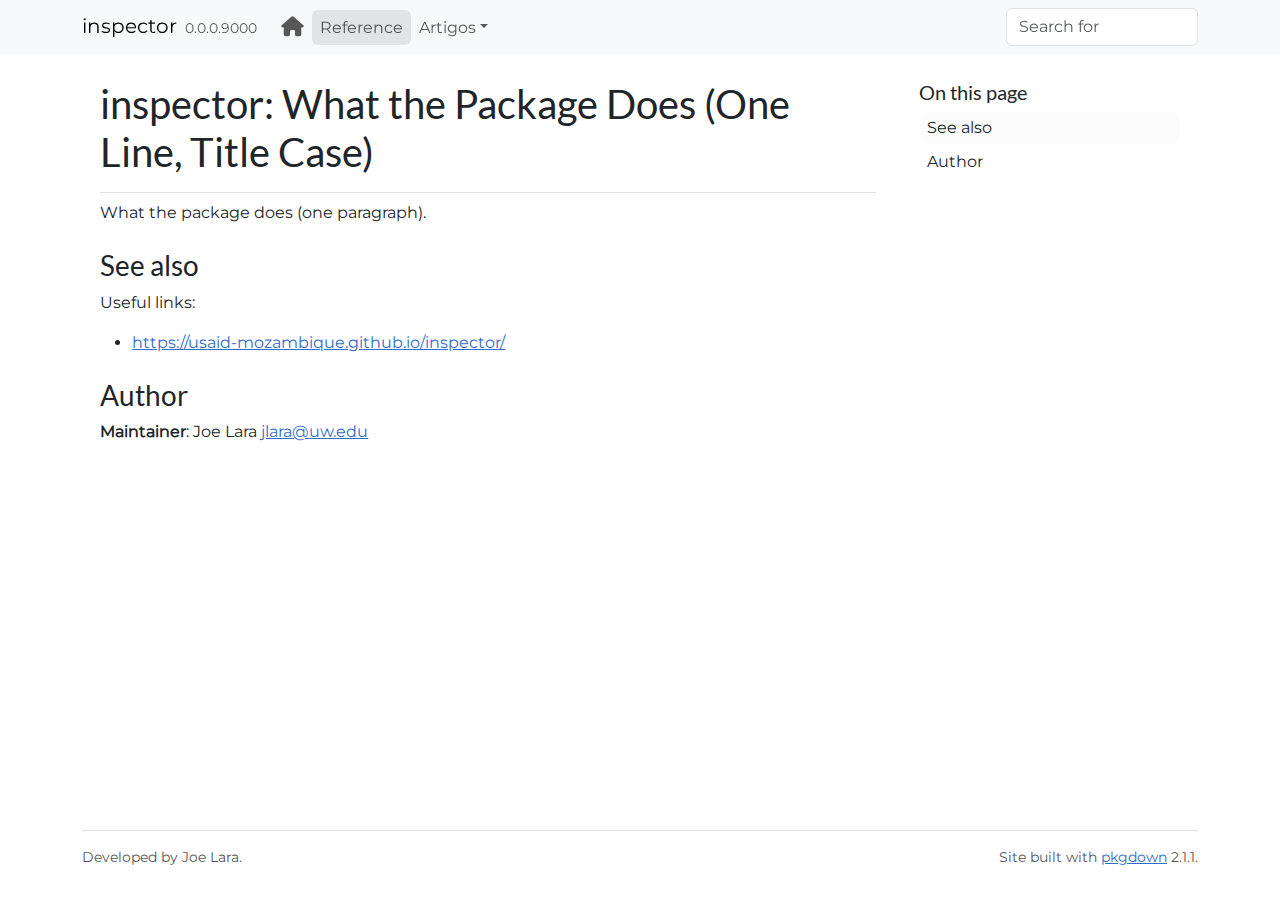
<file: reference/inspector.html>
<html>
  <head>
    <meta http-equiv="refresh" content="0;URL=https://usaid-mozambique.github.io/inspector/reference/inspector-package.html" />
    <meta name="robots" content="noindex">
    <link rel="canonical" href="https://usaid-mozambique.github.io/inspector/reference/inspector-package.html">
  </head>
</html>
</file>
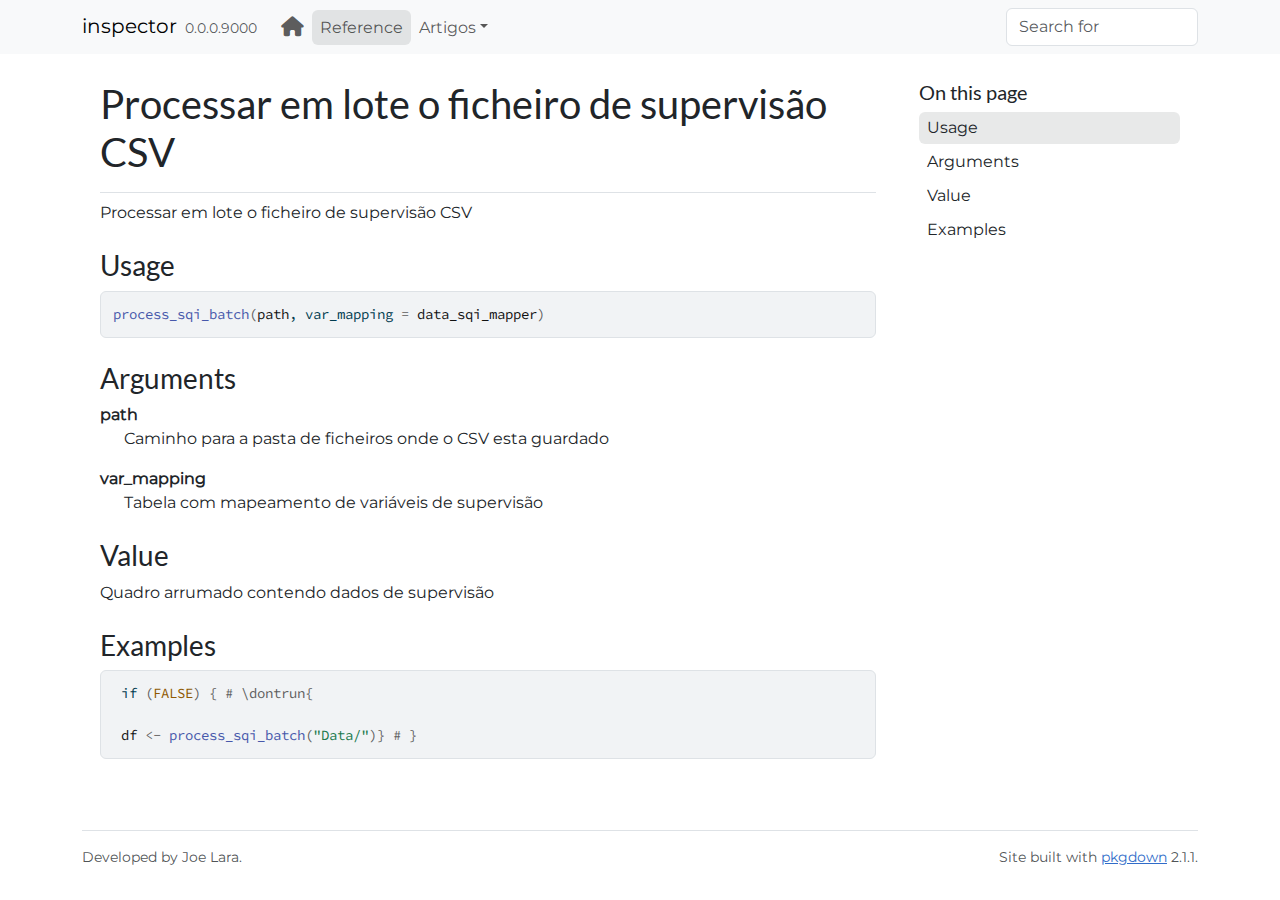
<file: reference/process_sqi_batch.html>
<!DOCTYPE html>
<!-- Generated by pkgdown: do not edit by hand --><html lang="pt"><head><meta http-equiv="Content-Type" content="text/html; charset=UTF-8"><meta charset="utf-8"><meta http-equiv="X-UA-Compatible" content="IE=edge"><meta name="viewport" content="width=device-width, initial-scale=1, shrink-to-fit=no"><title>Processar em lote o ficheiro de supervisão CSV — process_sqi_batch • inspector</title><script src="../deps/jquery-3.6.0/jquery-3.6.0.min.js"></script><meta name="viewport" content="width=device-width, initial-scale=1, shrink-to-fit=no"><link href="../deps/bootstrap-5.3.1/bootstrap.min.css" rel="stylesheet"><script src="../deps/bootstrap-5.3.1/bootstrap.bundle.min.js"></script><link href="../deps/Montserrat-0.4.10/font.css" rel="stylesheet"><link href="../deps/Source_Code_Pro-0.4.10/font.css" rel="stylesheet"><link href="../deps/Lato-0.4.10/font.css" rel="stylesheet"><link href="../deps/font-awesome-6.5.2/css/all.min.css" rel="stylesheet"><link href="../deps/font-awesome-6.5.2/css/v4-shims.min.css" rel="stylesheet"><script src="../deps/headroom-0.11.0/headroom.min.js"></script><script src="../deps/headroom-0.11.0/jQuery.headroom.min.js"></script><script src="../deps/bootstrap-toc-1.0.1/bootstrap-toc.min.js"></script><script src="../deps/clipboard.js-2.0.11/clipboard.min.js"></script><script src="../deps/search-1.0.0/autocomplete.jquery.min.js"></script><script src="../deps/search-1.0.0/fuse.min.js"></script><script src="../deps/search-1.0.0/mark.min.js"></script><!-- pkgdown --><script src="../pkgdown.js"></script><meta property="og:title" content="Processar em lote o ficheiro de supervisão CSV — process_sqi_batch"><meta name="description" content="Processar em lote o ficheiro de supervisão CSV"><meta property="og:description" content="Processar em lote o ficheiro de supervisão CSV"></head><body>
    <a href="#main" class="visually-hidden-focusable">Skip to contents</a>


    <nav class="navbar navbar-expand-lg fixed-top bg-light" data-bs-theme="light" aria-label="Site navigation"><div class="container">

    <a class="navbar-brand me-2" href="../index.html">inspector</a>

    <small class="nav-text text-muted me-auto" data-bs-toggle="tooltip" data-bs-placement="bottom" title="">0.0.0.9000</small>


    <button class="navbar-toggler" type="button" data-bs-toggle="collapse" data-bs-target="#navbar" aria-controls="navbar" aria-expanded="false" aria-label="Toggle navigation">
      <span class="navbar-toggler-icon"></span>
    </button>

    <div id="navbar" class="collapse navbar-collapse ms-3">
      <ul class="navbar-nav me-auto"><li class="nav-item"><a class="nav-link" href="../index.html"><span class="fa fas fa-home fa-lg"></span></a></li>
<li class="active nav-item"><a class="nav-link" href="../reference/index.html">Reference</a></li>
<li class="nav-item dropdown">
  <button class="nav-link dropdown-toggle" type="button" id="dropdown-artigos" data-bs-toggle="dropdown" aria-expanded="false" aria-haspopup="true">Artigos</button>
  <ul class="dropdown-menu" aria-labelledby="dropdown-artigos"><li><a class="dropdown-item" href="../articles/configuracao-inicial.html">Configuração Inicial do Projecto</a></li>
  </ul></li>
      </ul><ul class="navbar-nav"><li class="nav-item"><form class="form-inline" role="search">
 <input class="form-control" type="search" name="search-input" id="search-input" autocomplete="off" aria-label="Search site" placeholder="Search for" data-search-index="../search.json"></form></li>
      </ul></div>


  </div>
</nav><div class="container template-reference-topic">
<div class="row">
  <main id="main" class="col-md-9"><div class="page-header">

      <h1>Processar em lote o ficheiro de supervisão CSV</h1>

      <div class="d-none name"><code>process_sqi_batch.Rd</code></div>
    </div>

    <div class="ref-description section level2">
    <p>Processar em lote o ficheiro de supervisão CSV</p>
    </div>

    <div class="section level2">
    <h2 id="ref-usage">Usage<a class="anchor" aria-label="anchor" href="#ref-usage"></a></h2>
    <div class="sourceCode"><pre class="sourceCode r"><code><span><span class="fu">process_sqi_batch</span><span class="op">(</span><span class="va">path</span>, var_mapping <span class="op">=</span> <span class="va">data_sqi_mapper</span><span class="op">)</span></span></code></pre></div>
    </div>

    <div class="section level2">
    <h2 id="arguments">Arguments<a class="anchor" aria-label="anchor" href="#arguments"></a></h2>


<dl><dt id="arg-path">path<a class="anchor" aria-label="anchor" href="#arg-path"></a></dt>
<dd><p>Caminho para a pasta de ficheiros onde o CSV esta guardado</p></dd>


<dt id="arg-var-mapping">var_mapping<a class="anchor" aria-label="anchor" href="#arg-var-mapping"></a></dt>
<dd><p>Tabela com mapeamento de variáveis de supervisão</p></dd>

</dl></div>
    <div class="section level2">
    <h2 id="value">Value<a class="anchor" aria-label="anchor" href="#value"></a></h2>
    <p>Quadro arrumado contendo dados de supervisão</p>
    </div>

    <div class="section level2">
    <h2 id="ref-examples">Examples<a class="anchor" aria-label="anchor" href="#ref-examples"></a></h2>
    <div class="sourceCode"><pre class="sourceCode r"><code><span class="r-in"><span> <span class="kw">if</span> <span class="op">(</span><span class="cn">FALSE</span><span class="op">)</span> <span class="op">{</span> <span class="co"># \dontrun{</span></span></span>
<span class="r-in"><span></span></span>
<span class="r-in"><span> <span class="va">df</span> <span class="op">&lt;-</span> <span class="fu">process_sqi_batch</span><span class="op">(</span><span class="st">"Data/"</span><span class="op">)</span><span class="op">}</span> <span class="co"># }</span></span></span>
</code></pre></div>
    </div>
  </main><aside class="col-md-3"><nav id="toc" aria-label="Table of contents"><h2>On this page</h2>
    </nav></aside></div>


    <footer><div class="pkgdown-footer-left">
  <p>Developed by Joe Lara.</p>
</div>

<div class="pkgdown-footer-right">
  <p>Site built with <a href="https://pkgdown.r-lib.org/" class="external-link">pkgdown</a> 2.1.1.</p>
</div>

    </footer></div>





  </body></html>
</file>
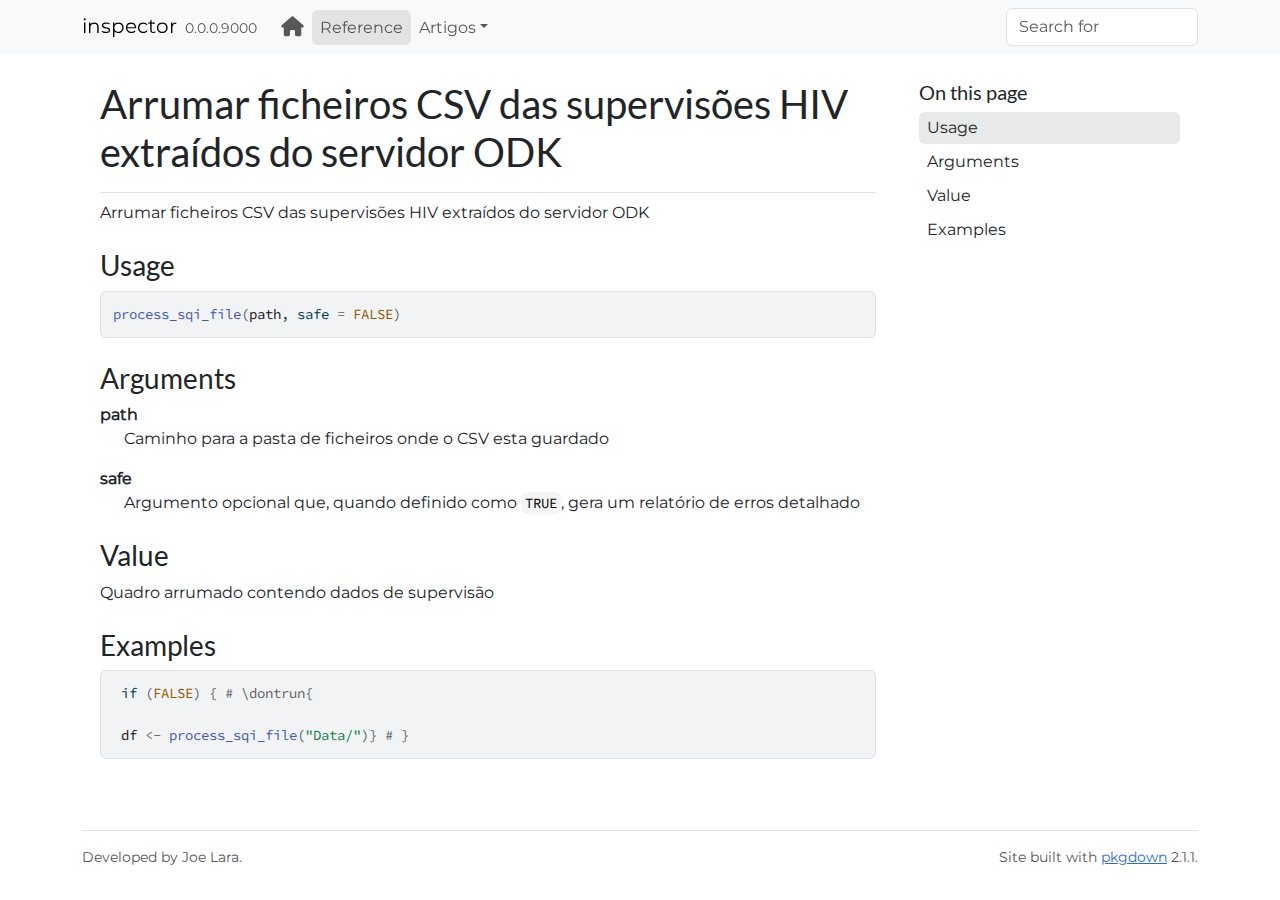
<file: reference/process_sqi_file.html>
<!DOCTYPE html>
<!-- Generated by pkgdown: do not edit by hand --><html lang="pt"><head><meta http-equiv="Content-Type" content="text/html; charset=UTF-8"><meta charset="utf-8"><meta http-equiv="X-UA-Compatible" content="IE=edge"><meta name="viewport" content="width=device-width, initial-scale=1, shrink-to-fit=no"><title>Arrumar ficheiros CSV das supervisões HIV extraídos do servidor ODK — process_sqi_file • inspector</title><script src="../deps/jquery-3.6.0/jquery-3.6.0.min.js"></script><meta name="viewport" content="width=device-width, initial-scale=1, shrink-to-fit=no"><link href="../deps/bootstrap-5.3.1/bootstrap.min.css" rel="stylesheet"><script src="../deps/bootstrap-5.3.1/bootstrap.bundle.min.js"></script><link href="../deps/Montserrat-0.4.10/font.css" rel="stylesheet"><link href="../deps/Source_Code_Pro-0.4.10/font.css" rel="stylesheet"><link href="../deps/Lato-0.4.10/font.css" rel="stylesheet"><link href="../deps/font-awesome-6.5.2/css/all.min.css" rel="stylesheet"><link href="../deps/font-awesome-6.5.2/css/v4-shims.min.css" rel="stylesheet"><script src="../deps/headroom-0.11.0/headroom.min.js"></script><script src="../deps/headroom-0.11.0/jQuery.headroom.min.js"></script><script src="../deps/bootstrap-toc-1.0.1/bootstrap-toc.min.js"></script><script src="../deps/clipboard.js-2.0.11/clipboard.min.js"></script><script src="../deps/search-1.0.0/autocomplete.jquery.min.js"></script><script src="../deps/search-1.0.0/fuse.min.js"></script><script src="../deps/search-1.0.0/mark.min.js"></script><!-- pkgdown --><script src="../pkgdown.js"></script><meta property="og:title" content="Arrumar ficheiros CSV das supervisões HIV extraídos do servidor ODK — process_sqi_file"><meta name="description" content="Arrumar ficheiros CSV das supervisões HIV extraídos do servidor ODK"><meta property="og:description" content="Arrumar ficheiros CSV das supervisões HIV extraídos do servidor ODK"></head><body>
    <a href="#main" class="visually-hidden-focusable">Skip to contents</a>


    <nav class="navbar navbar-expand-lg fixed-top bg-light" data-bs-theme="light" aria-label="Site navigation"><div class="container">

    <a class="navbar-brand me-2" href="../index.html">inspector</a>

    <small class="nav-text text-muted me-auto" data-bs-toggle="tooltip" data-bs-placement="bottom" title="">0.0.0.9000</small>


    <button class="navbar-toggler" type="button" data-bs-toggle="collapse" data-bs-target="#navbar" aria-controls="navbar" aria-expanded="false" aria-label="Toggle navigation">
      <span class="navbar-toggler-icon"></span>
    </button>

    <div id="navbar" class="collapse navbar-collapse ms-3">
      <ul class="navbar-nav me-auto"><li class="nav-item"><a class="nav-link" href="../index.html"><span class="fa fas fa-home fa-lg"></span></a></li>
<li class="active nav-item"><a class="nav-link" href="../reference/index.html">Reference</a></li>
<li class="nav-item dropdown">
  <button class="nav-link dropdown-toggle" type="button" id="dropdown-artigos" data-bs-toggle="dropdown" aria-expanded="false" aria-haspopup="true">Artigos</button>
  <ul class="dropdown-menu" aria-labelledby="dropdown-artigos"><li><a class="dropdown-item" href="../articles/configuracao-inicial.html">Configuração Inicial do Projecto</a></li>
    <li><a class="dropdown-item" href="../articles/processar-ficheiros.html">Processar Ficheiros de Supervisão</a></li>
  </ul></li>
      </ul><ul class="navbar-nav"><li class="nav-item"><form class="form-inline" role="search">
 <input class="form-control" type="search" name="search-input" id="search-input" autocomplete="off" aria-label="Search site" placeholder="Search for" data-search-index="../search.json"></form></li>
      </ul></div>


  </div>
</nav><div class="container template-reference-topic">
<div class="row">
  <main id="main" class="col-md-9"><div class="page-header">

      <h1>Arrumar ficheiros CSV das supervisões HIV extraídos do servidor ODK</h1>

      <div class="d-none name"><code>process_sqi_file.Rd</code></div>
    </div>

    <div class="ref-description section level2">
    <p>Arrumar ficheiros CSV das supervisões HIV extraídos do servidor ODK</p>
    </div>

    <div class="section level2">
    <h2 id="ref-usage">Usage<a class="anchor" aria-label="anchor" href="#ref-usage"></a></h2>
    <div class="sourceCode"><pre class="sourceCode r"><code><span><span class="fu">process_sqi_file</span><span class="op">(</span><span class="va">path</span>, safe <span class="op">=</span> <span class="cn">FALSE</span><span class="op">)</span></span></code></pre></div>
    </div>

    <div class="section level2">
    <h2 id="arguments">Arguments<a class="anchor" aria-label="anchor" href="#arguments"></a></h2>


<dl><dt id="arg-path">path<a class="anchor" aria-label="anchor" href="#arg-path"></a></dt>
<dd><p>Caminho para a pasta de ficheiros onde o CSV esta guardado</p></dd>


<dt id="arg-safe">safe<a class="anchor" aria-label="anchor" href="#arg-safe"></a></dt>
<dd><p>Argumento opcional que, quando definido como <code>TRUE</code>, gera um relatório de erros detalhado</p></dd>

</dl></div>
    <div class="section level2">
    <h2 id="value">Value<a class="anchor" aria-label="anchor" href="#value"></a></h2>
    <p>Quadro arrumado contendo dados de supervisão</p>
    </div>

    <div class="section level2">
    <h2 id="ref-examples">Examples<a class="anchor" aria-label="anchor" href="#ref-examples"></a></h2>
    <div class="sourceCode"><pre class="sourceCode r"><code><span class="r-in"><span> <span class="kw">if</span> <span class="op">(</span><span class="cn">FALSE</span><span class="op">)</span> <span class="op">{</span> <span class="co"># \dontrun{</span></span></span>
<span class="r-in"><span></span></span>
<span class="r-in"><span> <span class="va">df</span> <span class="op">&lt;-</span> <span class="fu">process_sqi_file</span><span class="op">(</span><span class="st">"Data/"</span><span class="op">)</span><span class="op">}</span> <span class="co"># }</span></span></span>
</code></pre></div>
    </div>
  </main><aside class="col-md-3"><nav id="toc" aria-label="Table of contents"><h2>On this page</h2>
    </nav></aside></div>


    <footer><div class="pkgdown-footer-left">
  <p>Developed by Joe Lara.</p>
</div>

<div class="pkgdown-footer-right">
  <p>Site built with <a href="https://pkgdown.r-lib.org/" class="external-link">pkgdown</a> 2.1.1.</p>
</div>

    </footer></div>





  </body></html>
</file>
<file: deps/Montserrat-0.4.10/font.css>
/* cyrillic-ext */
@font-face {
  font-family: 'Montserrat';
  font-style: normal;
  font-weight: 400;
  font-display: swap;
  src: url(JTUHjIg1_i6t8kCHKm4532VJOt5-QNFgpCtr6Hw0aXpsog.woff2) format('woff2');
  unicode-range: U+0460-052F, U+1C80-1C8A, U+20B4, U+2DE0-2DFF, U+A640-A69F, U+FE2E-FE2F;
}
/* cyrillic */
@font-face {
  font-family: 'Montserrat';
  font-style: normal;
  font-weight: 400;
  font-display: swap;
  src: url(JTUHjIg1_i6t8kCHKm4532VJOt5-QNFgpCtr6Hw9aXpsog.woff2) format('woff2');
  unicode-range: U+0301, U+0400-045F, U+0490-0491, U+04B0-04B1, U+2116;
}
/* vietnamese */
@font-face {
  font-family: 'Montserrat';
  font-style: normal;
  font-weight: 400;
  font-display: swap;
  src: url(JTUHjIg1_i6t8kCHKm4532VJOt5-QNFgpCtr6Hw2aXpsog.woff2) format('woff2');
  unicode-range: U+0102-0103, U+0110-0111, U+0128-0129, U+0168-0169, U+01A0-01A1, U+01AF-01B0, U+0300-0301, U+0303-0304, U+0308-0309, U+0323, U+0329, U+1EA0-1EF9, U+20AB;
}
/* latin-ext */
@font-face {
  font-family: 'Montserrat';
  font-style: normal;
  font-weight: 400;
  font-display: swap;
  src: url(JTUHjIg1_i6t8kCHKm4532VJOt5-QNFgpCtr6Hw3aXpsog.woff2) format('woff2');
  unicode-range: U+0100-02BA, U+02BD-02C5, U+02C7-02CC, U+02CE-02D7, U+02DD-02FF, U+0304, U+0308, U+0329, U+1D00-1DBF, U+1E00-1E9F, U+1EF2-1EFF, U+2020, U+20A0-20AB, U+20AD-20C0, U+2113, U+2C60-2C7F, U+A720-A7FF;
}
/* latin */
@font-face {
  font-family: 'Montserrat';
  font-style: normal;
  font-weight: 400;
  font-display: swap;
  src: url(JTUHjIg1_i6t8kCHKm4532VJOt5-QNFgpCtr6Hw5aXo.woff2) format('woff2');
  unicode-range: U+0000-00FF, U+0131, U+0152-0153, U+02BB-02BC, U+02C6, U+02DA, U+02DC, U+0304, U+0308, U+0329, U+2000-206F, U+20AC, U+2122, U+2191, U+2193, U+2212, U+2215, U+FEFF, U+FFFD;
}
</file>
<file: deps/Source_Code_Pro-0.4.10/font.css>
/* cyrillic-ext */
@font-face {
  font-family: 'Source Code Pro';
  font-style: normal;
  font-weight: 400;
  font-display: swap;
  src: url(HI_diYsKILxRpg3hIP6sJ7fM7PqPMcMnZFqUwX28DMyQtMRrTEUc.woff2) format('woff2');
  unicode-range: U+0460-052F, U+1C80-1C8A, U+20B4, U+2DE0-2DFF, U+A640-A69F, U+FE2E-FE2F;
}
/* cyrillic */
@font-face {
  font-family: 'Source Code Pro';
  font-style: normal;
  font-weight: 400;
  font-display: swap;
  src: url(HI_diYsKILxRpg3hIP6sJ7fM7PqPMcMnZFqUwX28DMyQtM1rTEUc.woff2) format('woff2');
  unicode-range: U+0301, U+0400-045F, U+0490-0491, U+04B0-04B1, U+2116;
}
/* greek-ext */
@font-face {
  font-family: 'Source Code Pro';
  font-style: normal;
  font-weight: 400;
  font-display: swap;
  src: url(HI_diYsKILxRpg3hIP6sJ7fM7PqPMcMnZFqUwX28DMyQtMVrTEUc.woff2) format('woff2');
  unicode-range: U+1F00-1FFF;
}
/* greek */
@font-face {
  font-family: 'Source Code Pro';
  font-style: normal;
  font-weight: 400;
  font-display: swap;
  src: url(HI_diYsKILxRpg3hIP6sJ7fM7PqPMcMnZFqUwX28DMyQtMprTEUc.woff2) format('woff2');
  unicode-range: U+0370-0377, U+037A-037F, U+0384-038A, U+038C, U+038E-03A1, U+03A3-03FF;
}
/* vietnamese */
@font-face {
  font-family: 'Source Code Pro';
  font-style: normal;
  font-weight: 400;
  font-display: swap;
  src: url(HI_diYsKILxRpg3hIP6sJ7fM7PqPMcMnZFqUwX28DMyQtMZrTEUc.woff2) format('woff2');
  unicode-range: U+0102-0103, U+0110-0111, U+0128-0129, U+0168-0169, U+01A0-01A1, U+01AF-01B0, U+0300-0301, U+0303-0304, U+0308-0309, U+0323, U+0329, U+1EA0-1EF9, U+20AB;
}
/* latin-ext */
@font-face {
  font-family: 'Source Code Pro';
  font-style: normal;
  font-weight: 400;
  font-display: swap;
  src: url(HI_diYsKILxRpg3hIP6sJ7fM7PqPMcMnZFqUwX28DMyQtMdrTEUc.woff2) format('woff2');
  unicode-range: U+0100-02BA, U+02BD-02C5, U+02C7-02CC, U+02CE-02D7, U+02DD-02FF, U+0304, U+0308, U+0329, U+1D00-1DBF, U+1E00-1E9F, U+1EF2-1EFF, U+2020, U+20A0-20AB, U+20AD-20C0, U+2113, U+2C60-2C7F, U+A720-A7FF;
}
/* latin */
@font-face {
  font-family: 'Source Code Pro';
  font-style: normal;
  font-weight: 400;
  font-display: swap;
  src: url(HI_diYsKILxRpg3hIP6sJ7fM7PqPMcMnZFqUwX28DMyQtMlrTA.woff2) format('woff2');
  unicode-range: U+0000-00FF, U+0131, U+0152-0153, U+02BB-02BC, U+02C6, U+02DA, U+02DC, U+0304, U+0308, U+0329, U+2000-206F, U+20AC, U+2122, U+2191, U+2193, U+2212, U+2215, U+FEFF, U+FFFD;
}
</file>
<file: deps/Lato-0.4.10/font.css>
/* latin-ext */
@font-face {
  font-family: 'Lato';
  font-style: normal;
  font-weight: 400;
  font-display: swap;
  src: url(S6uyw4BMUTPHjxAwXjeu.woff2) format('woff2');
  unicode-range: U+0100-02BA, U+02BD-02C5, U+02C7-02CC, U+02CE-02D7, U+02DD-02FF, U+0304, U+0308, U+0329, U+1D00-1DBF, U+1E00-1E9F, U+1EF2-1EFF, U+2020, U+20A0-20AB, U+20AD-20C0, U+2113, U+2C60-2C7F, U+A720-A7FF;
}
/* latin */
@font-face {
  font-family: 'Lato';
  font-style: normal;
  font-weight: 400;
  font-display: swap;
  src: url(S6uyw4BMUTPHjx4wXg.woff2) format('woff2');
  unicode-range: U+0000-00FF, U+0131, U+0152-0153, U+02BB-02BC, U+02C6, U+02DA, U+02DC, U+0304, U+0308, U+0329, U+2000-206F, U+20AC, U+2122, U+2191, U+2193, U+2212, U+2215, U+FEFF, U+FFFD;
}
</file>
<file: deps/font-awesome-6.5.2/css/v4-shims.min.css>
/*!
 * Font Awesome Free 6.5.2 by @fontawesome - https://fontawesome.com
 * License - https://fontawesome.com/license/free (Icons: CC BY 4.0, Fonts: SIL OFL 1.1, Code: MIT License)
 * Copyright 2024 Fonticons, Inc.
 */
.fa.fa-glass:before{content:"\f000"}.fa.fa-envelope-o{font-family:"Font Awesome 6 Free";font-weight:400}.fa.fa-envelope-o:before{content:"\f0e0"}.fa.fa-star-o{font-family:"Font Awesome 6 Free";font-weight:400}.fa.fa-star-o:before{content:"\f005"}.fa.fa-close:before,.fa.fa-remove:before{content:"\f00d"}.fa.fa-gear:before{content:"\f013"}.fa.fa-trash-o{font-family:"Font Awesome 6 Free";font-weight:400}.fa.fa-trash-o:before{content:"\f2ed"}.fa.fa-home:before{content:"\f015"}.fa.fa-file-o{font-family:"Font Awesome 6 Free";font-weight:400}.fa.fa-file-o:before{content:"\f15b"}.fa.fa-clock-o{font-family:"Font Awesome 6 Free";font-weight:400}.fa.fa-clock-o:before{content:"\f017"}.fa.fa-arrow-circle-o-down{font-family:"Font Awesome 6 Free";font-weight:400}.fa.fa-arrow-circle-o-down:before{content:"\f358"}.fa.fa-arrow-circle-o-up{font-family:"Font Awesome 6 Free";font-weight:400}.fa.fa-arrow-circle-o-up:before{content:"\f35b"}.fa.fa-play-circle-o{font-family:"Font Awesome 6 Free";font-weight:400}.fa.fa-play-circle-o:before{content:"\f144"}.fa.fa-repeat:before,.fa.fa-rotate-right:before{content:"\f01e"}.fa.fa-refresh:before{content:"\f021"}.fa.fa-list-alt{font-family:"Font Awesome 6 Free";font-weight:400}.fa.fa-list-alt:before{content:"\f022"}.fa.fa-dedent:before{content:"\f03b"}.fa.fa-video-camera:before{content:"\f03d"}.fa.fa-picture-o{font-family:"Font Awesome 6 Free";font-weight:400}.fa.fa-picture-o:before{content:"\f03e"}.fa.fa-photo{font-family:"Font Awesome 6 Free";font-weight:400}.fa.fa-photo:before{content:"\f03e"}.fa.fa-image{font-family:"Font Awesome 6 Free";font-weight:400}.fa.fa-image:before{content:"\f03e"}.fa.fa-map-marker:before{content:"\f3c5"}.fa.fa-pencil-square-o{font-family:"Font Awesome 6 Free";font-weight:400}.fa.fa-pencil-square-o:before{content:"\f044"}.fa.fa-edit{font-family:"Font Awesome 6 Free";font-weight:400}.fa.fa-edit:before{content:"\f044"}.fa.fa-share-square-o:before{content:"\f14d"}.fa.fa-check-square-o{font-family:"Font Awesome 6 Free";font-weight:400}.fa.fa-check-square-o:before{content:"\f14a"}.fa.fa-arrows:before{content:"\f0b2"}.fa.fa-times-circle-o{font-family:"Font Awesome 6 Free";font-weight:400}.fa.fa-times-circle-o:before{content:"\f057"}.fa.fa-check-circle-o{font-family:"Font Awesome 6 Free";font-weight:400}.fa.fa-check-circle-o:before{content:"\f058"}.fa.fa-mail-forward:before{content:"\f064"}.fa.fa-expand:before{content:"\f424"}.fa.fa-compress:before{content:"\f422"}.fa.fa-eye,.fa.fa-eye-slash{font-family:"Font Awesome 6 Free";font-weight:400}.fa.fa-warning:before{content:"\f071"}.fa.fa-calendar:before{content:"\f073"}.fa.fa-arrows-v:before{content:"\f338"}.fa.fa-arrows-h:before{content:"\f337"}.fa.fa-bar-chart-o:before,.fa.fa-bar-chart:before{content:"\e0e3"}.fa.fa-twitter-square{font-family:"Font Awesome 6 Brands";font-weight:400}.fa.fa-twitter-square:before{content:"\f081"}.fa.fa-facebook-square{font-family:"Font Awesome 6 Brands";font-weight:400}.fa.fa-facebook-square:before{content:"\f082"}.fa.fa-gears:before{content:"\f085"}.fa.fa-thumbs-o-up{font-family:"Font Awesome 6 Free";font-weight:400}.fa.fa-thumbs-o-up:before{content:"\f164"}.fa.fa-thumbs-o-down{font-family:"Font Awesome 6 Free";font-weight:400}.fa.fa-thumbs-o-down:before{content:"\f165"}.fa.fa-heart-o{font-family:"Font Awesome 6 Free";font-weight:400}.fa.fa-heart-o:before{content:"\f004"}.fa.fa-sign-out:before{content:"\f2f5"}.fa.fa-linkedin-square{font-family:"Font Awesome 6 Brands";font-weight:400}.fa.fa-linkedin-square:before{content:"\f08c"}.fa.fa-thumb-tack:before{content:"\f08d"}.fa.fa-external-link:before{content:"\f35d"}.fa.fa-sign-in:before{content:"\f2f6"}.fa.fa-github-square{font-family:"Font Awesome 6 Brands";font-weight:400}.fa.fa-github-square:before{content:"\f092"}.fa.fa-lemon-o{font-family:"Font Awesome 6 Free";font-weight:400}.fa.fa-lemon-o:before{content:"\f094"}.fa.fa-square-o{font-family:"Font Awesome 6 Free";font-weight:400}.fa.fa-square-o:before{content:"\f0c8"}.fa.fa-bookmark-o{font-family:"Font Awesome 6 Free";font-weight:400}.fa.fa-bookmark-o:before{content:"\f02e"}.fa.fa-facebook,.fa.fa-twitter{font-family:"Font Awesome 6 Brands";font-weight:400}.fa.fa-facebook:before{content:"\f39e"}.fa.fa-facebook-f{font-family:"Font Awesome 6 Brands";font-weight:400}.fa.fa-facebook-f:before{content:"\f39e"}.fa.fa-github{font-family:"Font Awesome 6 Brands";font-weight:400}.fa.fa-credit-card{font-family:"Font Awesome 6 Free";font-weight:400}.fa.fa-feed:before{content:"\f09e"}.fa.fa-hdd-o{font-family:"Font Awesome 6 Free";font-weight:400}.fa.fa-hdd-o:before{content:"\f0a0"}.fa.fa-hand-o-right{font-family:"Font Awesome 6 Free";font-weight:400}.fa.fa-hand-o-right:before{content:"\f0a4"}.fa.fa-hand-o-left{font-family:"Font Awesome 6 Free";font-weight:400}.fa.fa-hand-o-left:before{content:"\f0a5"}.fa.fa-hand-o-up{font-family:"Font Awesome 6 Free";font-weight:400}.fa.fa-hand-o-up:before{content:"\f0a6"}.fa.fa-hand-o-down{font-family:"Font Awesome 6 Free";font-weight:400}.fa.fa-hand-o-down:before{content:"\f0a7"}.fa.fa-globe:before{content:"\f57d"}.fa.fa-tasks:before{content:"\f828"}.fa.fa-arrows-alt:before{content:"\f31e"}.fa.fa-group:before{content:"\f0c0"}.fa.fa-chain:before{content:"\f0c1"}.fa.fa-cut:before{content:"\f0c4"}.fa.fa-files-o{font-family:"Font Awesome 6 Free";font-weight:400}.fa.fa-files-o:before{content:"\f0c5"}.fa.fa-floppy-o{font-family:"Font Awesome 6 Free";font-weight:400}.fa.fa-floppy-o:before{content:"\f0c7"}.fa.fa-save{font-family:"Font Awesome 6 Free";font-weight:400}.fa.fa-save:before{content:"\f0c7"}.fa.fa-navicon:before,.fa.fa-reorder:before{content:"\f0c9"}.fa.fa-magic:before{content:"\e2ca"}.fa.fa-pinterest,.fa.fa-pinterest-square{font-family:"Font Awesome 6 Brands";font-weight:400}.fa.fa-pinterest-square:before{content:"\f0d3"}.fa.fa-google-plus-square{font-family:"Font Awesome 6 Brands";font-weight:400}.fa.fa-google-plus-square:before{content:"\f0d4"}.fa.fa-google-plus{font-family:"Font Awesome 6 Brands";font-weight:400}.fa.fa-google-plus:before{content:"\f0d5"}.fa.fa-money:before{content:"\f3d1"}.fa.fa-unsorted:before{content:"\f0dc"}.fa.fa-sort-desc:before{content:"\f0dd"}.fa.fa-sort-asc:before{content:"\f0de"}.fa.fa-linkedin{font-family:"Font Awesome 6 Brands";font-weight:400}.fa.fa-linkedin:before{content:"\f0e1"}.fa.fa-rotate-left:before{content:"\f0e2"}.fa.fa-legal:before{content:"\f0e3"}.fa.fa-dashboard:before,.fa.fa-tachometer:before{content:"\f625"}.fa.fa-comment-o{font-family:"Font Awesome 6 Free";font-weight:400}.fa.fa-comment-o:before{content:"\f075"}.fa.fa-comments-o{font-family:"Font Awesome 6 Free";font-weight:400}.fa.fa-comments-o:before{content:"\f086"}.fa.fa-flash:before{content:"\f0e7"}.fa.fa-clipboard:before{content:"\f0ea"}.fa.fa-lightbulb-o{font-family:"Font Awesome 6 Free";font-weight:400}.fa.fa-lightbulb-o:before{content:"\f0eb"}.fa.fa-exchange:before{content:"\f362"}.fa.fa-cloud-download:before{content:"\f0ed"}.fa.fa-cloud-upload:before{content:"\f0ee"}.fa.fa-bell-o{font-family:"Font Awesome 6 Free";font-weight:400}.fa.fa-bell-o:before{content:"\f0f3"}.fa.fa-cutlery:before{content:"\f2e7"}.fa.fa-file-text-o{font-family:"Font Awesome 6 Free";font-weight:400}.fa.fa-file-text-o:before{content:"\f15c"}.fa.fa-building-o{font-family:"Font Awesome 6 Free";font-weight:400}.fa.fa-building-o:before{content:"\f1ad"}.fa.fa-hospital-o{font-family:"Font Awesome 6 Free";font-weight:400}.fa.fa-hospital-o:before{content:"\f0f8"}.fa.fa-tablet:before{content:"\f3fa"}.fa.fa-mobile-phone:before,.fa.fa-mobile:before{content:"\f3cd"}.fa.fa-circle-o{font-family:"Font Awesome 6 Free";font-weight:400}.fa.fa-circle-o:before{content:"\f111"}.fa.fa-mail-reply:before{content:"\f3e5"}.fa.fa-github-alt{font-family:"Font Awesome 6 Brands";font-weight:400}.fa.fa-folder-o{font-family:"Font Awesome 6 Free";font-weight:400}.fa.fa-folder-o:before{content:"\f07b"}.fa.fa-folder-open-o{font-family:"Font Awesome 6 Free";font-weight:400}.fa.fa-folder-open-o:before{content:"\f07c"}.fa.fa-smile-o{font-family:"Font Awesome 6 Free";font-weight:400}.fa.fa-smile-o:before{content:"\f118"}.fa.fa-frown-o{font-family:"Font Awesome 6 Free";font-weight:400}.fa.fa-frown-o:before{content:"\f119"}.fa.fa-meh-o{font-family:"Font Awesome 6 Free";font-weight:400}.fa.fa-meh-o:before{content:"\f11a"}.fa.fa-keyboard-o{font-family:"Font Awesome 6 Free";font-weight:400}.fa.fa-keyboard-o:before{content:"\f11c"}.fa.fa-flag-o{font-family:"Font Awesome 6 Free";font-weight:400}.fa.fa-flag-o:before{content:"\f024"}.fa.fa-mail-reply-all:before{content:"\f122"}.fa.fa-star-half-o{font-family:"Font Awesome 6 Free";font-weight:400}.fa.fa-star-half-o:before{content:"\f5c0"}.fa.fa-star-half-empty{font-family:"Font Awesome 6 Free";font-weight:400}.fa.fa-star-half-empty:before{content:"\f5c0"}.fa.fa-star-half-full{font-family:"Font Awesome 6 Free";font-weight:400}.fa.fa-star-half-full:before{content:"\f5c0"}.fa.fa-code-fork:before{content:"\f126"}.fa.fa-chain-broken:before,.fa.fa-unlink:before{content:"\f127"}.fa.fa-calendar-o{font-family:"Font Awesome 6 Free";font-weight:400}.fa.fa-calendar-o:before{content:"\f133"}.fa.fa-css3,.fa.fa-html5,.fa.fa-maxcdn{font-family:"Font Awesome 6 Brands";font-weight:400}.fa.fa-unlock-alt:before{content:"\f09c"}.fa.fa-minus-square-o{font-family:"Font Awesome 6 Free";font-weight:400}.fa.fa-minus-square-o:before{content:"\f146"}.fa.fa-level-up:before{content:"\f3bf"}.fa.fa-level-down:before{content:"\f3be"}.fa.fa-pencil-square:before{content:"\f14b"}.fa.fa-external-link-square:before{content:"\f360"}.fa.fa-compass{font-family:"Font Awesome 6 Free";font-weight:400}.fa.fa-caret-square-o-down{font-family:"Font Awesome 6 Free";font-weight:400}.fa.fa-caret-square-o-down:before{content:"\f150"}.fa.fa-toggle-down{font-family:"Font Awesome 6 Free";font-weight:400}.fa.fa-toggle-down:before{content:"\f150"}.fa.fa-caret-square-o-up{font-family:"Font Awesome 6 Free";font-weight:400}.fa.fa-caret-square-o-up:before{content:"\f151"}.fa.fa-toggle-up{font-family:"Font Awesome 6 Free";font-weight:400}.fa.fa-toggle-up:before{content:"\f151"}.fa.fa-caret-square-o-right{font-family:"Font Awesome 6 Free";font-weight:400}.fa.fa-caret-square-o-right:before{content:"\f152"}.fa.fa-toggle-right{font-family:"Font Awesome 6 Free";font-weight:400}.fa.fa-toggle-right:before{content:"\f152"}.fa.fa-eur:before,.fa.fa-euro:before{content:"\f153"}.fa.fa-gbp:before{content:"\f154"}.fa.fa-dollar:before,.fa.fa-usd:before{content:"\24"}.fa.fa-inr:before,.fa.fa-rupee:before{content:"\e1bc"}.fa.fa-cny:before,.fa.fa-jpy:before,.fa.fa-rmb:before,.fa.fa-yen:before{content:"\f157"}.fa.fa-rouble:before,.fa.fa-rub:before,.fa.fa-ruble:before{content:"\f158"}.fa.fa-krw:before,.fa.fa-won:before{content:"\f159"}.fa.fa-bitcoin,.fa.fa-btc{font-family:"Font Awesome 6 Brands";font-weight:400}.fa.fa-bitcoin:before{content:"\f15a"}.fa.fa-file-text:before{content:"\f15c"}.fa.fa-sort-alpha-asc:before{content:"\f15d"}.fa.fa-sort-alpha-desc:before{content:"\f881"}.fa.fa-sort-amount-asc:before{content:"\f884"}.fa.fa-sort-amount-desc:before{content:"\f160"}.fa.fa-sort-numeric-asc:before{content:"\f162"}.fa.fa-sort-numeric-desc:before{content:"\f886"}.fa.fa-youtube-square{font-family:"Font Awesome 6 Brands";font-weight:400}.fa.fa-youtube-square:before{content:"\f431"}.fa.fa-xing,.fa.fa-xing-square,.fa.fa-youtube{font-family:"Font Awesome 6 Brands";font-weight:400}.fa.fa-xing-square:before{content:"\f169"}.fa.fa-youtube-play{font-family:"Font Awesome 6 Brands";font-weight:400}.fa.fa-youtube-play:before{content:"\f167"}.fa.fa-adn,.fa.fa-bitbucket,.fa.fa-bitbucket-square,.fa.fa-dropbox,.fa.fa-flickr,.fa.fa-instagram,.fa.fa-stack-overflow{font-family:"Font Awesome 6 Brands";font-weight:400}.fa.fa-bitbucket-square:before{content:"\f171"}.fa.fa-tumblr,.fa.fa-tumblr-square{font-family:"Font Awesome 6 Brands";font-weight:400}.fa.fa-tumblr-square:before{content:"\f174"}.fa.fa-long-arrow-down:before{content:"\f309"}.fa.fa-long-arrow-up:before{content:"\f30c"}.fa.fa-long-arrow-left:before{content:"\f30a"}.fa.fa-long-arrow-right:before{content:"\f30b"}.fa.fa-android,.fa.fa-apple,.fa.fa-dribbble,.fa.fa-foursquare,.fa.fa-gittip,.fa.fa-gratipay,.fa.fa-linux,.fa.fa-skype,.fa.fa-trello,.fa.fa-windows{font-family:"Font Awesome 6 Brands";font-weight:400}.fa.fa-gittip:before{content:"\f184"}.fa.fa-sun-o{font-family:"Font Awesome 6 Free";font-weight:400}.fa.fa-sun-o:before{content:"\f185"}.fa.fa-moon-o{font-family:"Font Awesome 6 Free";font-weight:400}.fa.fa-moon-o:before{content:"\f186"}.fa.fa-pagelines,.fa.fa-renren,.fa.fa-stack-exchange,.fa.fa-vk,.fa.fa-weibo{font-family:"Font Awesome 6 Brands";font-weight:400}.fa.fa-arrow-circle-o-right{font-family:"Font Awesome 6 Free";font-weight:400}.fa.fa-arrow-circle-o-right:before{content:"\f35a"}.fa.fa-arrow-circle-o-left{font-family:"Font Awesome 6 Free";font-weight:400}.fa.fa-arrow-circle-o-left:before{content:"\f359"}.fa.fa-caret-square-o-left{font-family:"Font Awesome 6 Free";font-weight:400}.fa.fa-caret-square-o-left:before{content:"\f191"}.fa.fa-toggle-left{font-family:"Font Awesome 6 Free";font-weight:400}.fa.fa-toggle-left:before{content:"\f191"}.fa.fa-dot-circle-o{font-family:"Font Awesome 6 Free";font-weight:400}.fa.fa-dot-circle-o:before{content:"\f192"}.fa.fa-vimeo-square{font-family:"Font Awesome 6 Brands";font-weight:400}.fa.fa-vimeo-square:before{content:"\f194"}.fa.fa-try:before,.fa.fa-turkish-lira:before{content:"\e2bb"}.fa.fa-plus-square-o{font-family:"Font Awesome 6 Free";font-weight:400}.fa.fa-plus-square-o:before{content:"\f0fe"}.fa.fa-openid,.fa.fa-slack,.fa.fa-wordpress{font-family:"Font Awesome 6 Brands";font-weight:400}.fa.fa-bank:before,.fa.fa-institution:before{content:"\f19c"}.fa.fa-mortar-board:before{content:"\f19d"}.fa.fa-google,.fa.fa-reddit,.fa.fa-reddit-square,.fa.fa-yahoo{font-family:"Font Awesome 6 Brands";font-weight:400}.fa.fa-reddit-square:before{content:"\f1a2"}.fa.fa-behance,.fa.fa-behance-square,.fa.fa-delicious,.fa.fa-digg,.fa.fa-drupal,.fa.fa-joomla,.fa.fa-pied-piper-alt,.fa.fa-pied-piper-pp,.fa.fa-stumbleupon,.fa.fa-stumbleupon-circle{font-family:"Font Awesome 6 Brands";font-weight:400}.fa.fa-behance-square:before{content:"\f1b5"}.fa.fa-steam,.fa.fa-steam-square{font-family:"Font Awesome 6 Brands";font-weight:400}.fa.fa-steam-square:before{content:"\f1b7"}.fa.fa-automobile:before{content:"\f1b9"}.fa.fa-cab:before{content:"\f1ba"}.fa.fa-deviantart,.fa.fa-soundcloud,.fa.fa-spotify{font-family:"Font Awesome 6 Brands";font-weight:400}.fa.fa-file-pdf-o{font-family:"Font Awesome 6 Free";font-weight:400}.fa.fa-file-pdf-o:before{content:"\f1c1"}.fa.fa-file-word-o{font-family:"Font Awesome 6 Free";font-weight:400}.fa.fa-file-word-o:before{content:"\f1c2"}.fa.fa-file-excel-o{font-family:"Font Awesome 6 Free";font-weight:400}.fa.fa-file-excel-o:before{content:"\f1c3"}.fa.fa-file-powerpoint-o{font-family:"Font Awesome 6 Free";font-weight:400}.fa.fa-file-powerpoint-o:before{content:"\f1c4"}.fa.fa-file-image-o{font-family:"Font Awesome 6 Free";font-weight:400}.fa.fa-file-image-o:before{content:"\f1c5"}.fa.fa-file-photo-o{font-family:"Font Awesome 6 Free";font-weight:400}.fa.fa-file-photo-o:before{content:"\f1c5"}.fa.fa-file-picture-o{font-family:"Font Awesome 6 Free";font-weight:400}.fa.fa-file-picture-o:before{content:"\f1c5"}.fa.fa-file-archive-o{font-family:"Font Awesome 6 Free";font-weight:400}.fa.fa-file-archive-o:before{content:"\f1c6"}.fa.fa-file-zip-o{font-family:"Font Awesome 6 Free";font-weight:400}.fa.fa-file-zip-o:before{content:"\f1c6"}.fa.fa-file-audio-o{font-family:"Font Awesome 6 Free";font-weight:400}.fa.fa-file-audio-o:before{content:"\f1c7"}.fa.fa-file-sound-o{font-family:"Font Awesome 6 Free";font-weight:400}.fa.fa-file-sound-o:before{content:"\f1c7"}.fa.fa-file-video-o{font-family:"Font Awesome 6 Free";font-weight:400}.fa.fa-file-video-o:before{content:"\f1c8"}.fa.fa-file-movie-o{font-family:"Font Awesome 6 Free";font-weight:400}.fa.fa-file-movie-o:before{content:"\f1c8"}.fa.fa-file-code-o{font-family:"Font Awesome 6 Free";font-weight:400}.fa.fa-file-code-o:before{content:"\f1c9"}.fa.fa-codepen,.fa.fa-jsfiddle,.fa.fa-vine{font-family:"Font Awesome 6 Brands";font-weight:400}.fa.fa-life-bouy:before,.fa.fa-life-buoy:before,.fa.fa-life-saver:before,.fa.fa-support:before{content:"\f1cd"}.fa.fa-circle-o-notch:before{content:"\f1ce"}.fa.fa-ra,.fa.fa-rebel{font-family:"Font Awesome 6 Brands";font-weight:400}.fa.fa-ra:before{content:"\f1d0"}.fa.fa-resistance{font-family:"Font Awesome 6 Brands";font-weight:400}.fa.fa-resistance:before{content:"\f1d0"}.fa.fa-empire,.fa.fa-ge{font-family:"Font Awesome 6 Brands";font-weight:400}.fa.fa-ge:before{content:"\f1d1"}.fa.fa-git-square{font-family:"Font Awesome 6 Brands";font-weight:400}.fa.fa-git-square:before{content:"\f1d2"}.fa.fa-git,.fa.fa-hacker-news,.fa.fa-y-combinator-square{font-family:"Font Awesome 6 Brands";font-weight:400}.fa.fa-y-combinator-square:before{content:"\f1d4"}.fa.fa-yc-square{font-family:"Font Awesome 6 Brands";font-weight:400}.fa.fa-yc-square:before{content:"\f1d4"}.fa.fa-qq,.fa.fa-tencent-weibo,.fa.fa-wechat,.fa.fa-weixin{font-family:"Font Awesome 6 Brands";font-weight:400}.fa.fa-wechat:before{content:"\f1d7"}.fa.fa-send:before{content:"\f1d8"}.fa.fa-paper-plane-o{font-family:"Font Awesome 6 Free";font-weight:400}.fa.fa-paper-plane-o:before{content:"\f1d8"}.fa.fa-send-o{font-family:"Font Awesome 6 Free";font-weight:400}.fa.fa-send-o:before{content:"\f1d8"}.fa.fa-circle-thin{font-family:"Font Awesome 6 Free";font-weight:400}.fa.fa-circle-thin:before{content:"\f111"}.fa.fa-header:before{content:"\f1dc"}.fa.fa-futbol-o{font-family:"Font Awesome 6 Free";font-weight:400}.fa.fa-futbol-o:before{content:"\f1e3"}.fa.fa-soccer-ball-o{font-family:"Font Awesome 6 Free";font-weight:400}.fa.fa-soccer-ball-o:before{content:"\f1e3"}.fa.fa-slideshare,.fa.fa-twitch,.fa.fa-yelp{font-family:"Font Awesome 6 Brands";font-weight:400}.fa.fa-newspaper-o{font-family:"Font Awesome 6 Free";font-weight:400}.fa.fa-newspaper-o:before{content:"\f1ea"}.fa.fa-cc-amex,.fa.fa-cc-discover,.fa.fa-cc-mastercard,.fa.fa-cc-paypal,.fa.fa-cc-stripe,.fa.fa-cc-visa,.fa.fa-google-wallet,.fa.fa-paypal{font-family:"Font Awesome 6 Brands";font-weight:400}.fa.fa-bell-slash-o{font-family:"Font Awesome 6 Free";font-weight:400}.fa.fa-bell-slash-o:before{content:"\f1f6"}.fa.fa-trash:before{content:"\f2ed"}.fa.fa-copyright{font-family:"Font Awesome 6 Free";font-weight:400}.fa.fa-eyedropper:before{content:"\f1fb"}.fa.fa-area-chart:before{content:"\f1fe"}.fa.fa-pie-chart:before{content:"\f200"}.fa.fa-line-chart:before{content:"\f201"}.fa.fa-lastfm,.fa.fa-lastfm-square{font-family:"Font Awesome 6 Brands";font-weight:400}.fa.fa-lastfm-square:before{content:"\f203"}.fa.fa-angellist,.fa.fa-ioxhost{font-family:"Font Awesome 6 Brands";font-weight:400}.fa.fa-cc{font-family:"Font Awesome 6 Free";font-weight:400}.fa.fa-cc:before{content:"\f20a"}.fa.fa-ils:before,.fa.fa-shekel:before,.fa.fa-sheqel:before{content:"\f20b"}.fa.fa-buysellads,.fa.fa-connectdevelop,.fa.fa-dashcube,.fa.fa-forumbee,.fa.fa-leanpub,.fa.fa-sellsy,.fa.fa-shirtsinbulk,.fa.fa-simplybuilt,.fa.fa-skyatlas{font-family:"Font Awesome 6 Brands";font-weight:400}.fa.fa-diamond{font-family:"Font Awesome 6 Free";font-weight:400}.fa.fa-diamond:before{content:"\f3a5"}.fa.fa-intersex:before,.fa.fa-transgender:before{content:"\f224"}.fa.fa-transgender-alt:before{content:"\f225"}.fa.fa-facebook-official{font-family:"Font Awesome 6 Brands";font-weight:400}.fa.fa-facebook-official:before{content:"\f09a"}.fa.fa-pinterest-p,.fa.fa-whatsapp{font-family:"Font Awesome 6 Brands";font-weight:400}.fa.fa-hotel:before{content:"\f236"}.fa.fa-medium,.fa.fa-viacoin,.fa.fa-y-combinator,.fa.fa-yc{font-family:"Font Awesome 6 Brands";font-weight:400}.fa.fa-yc:before{content:"\f23b"}.fa.fa-expeditedssl,.fa.fa-opencart,.fa.fa-optin-monster{font-family:"Font Awesome 6 Brands";font-weight:400}.fa.fa-battery-4:before,.fa.fa-battery:before{content:"\f240"}.fa.fa-battery-3:before{content:"\f241"}.fa.fa-battery-2:before{content:"\f242"}.fa.fa-battery-1:before{content:"\f243"}.fa.fa-battery-0:before{content:"\f244"}.fa.fa-object-group,.fa.fa-object-ungroup,.fa.fa-sticky-note-o{font-family:"Font Awesome 6 Free";font-weight:400}.fa.fa-sticky-note-o:before{content:"\f249"}.fa.fa-cc-diners-club,.fa.fa-cc-jcb{font-family:"Font Awesome 6 Brands";font-weight:400}.fa.fa-clone{font-family:"Font Awesome 6 Free";font-weight:400}.fa.fa-hourglass-o:before{content:"\f254"}.fa.fa-hourglass-1:before{content:"\f251"}.fa.fa-hourglass-2:before{content:"\f252"}.fa.fa-hourglass-3:before{content:"\f253"}.fa.fa-hand-rock-o{font-family:"Font Awesome 6 Free";font-weight:400}.fa.fa-hand-rock-o:before{content:"\f255"}.fa.fa-hand-grab-o{font-family:"Font Awesome 6 Free";font-weight:400}.fa.fa-hand-grab-o:before{content:"\f255"}.fa.fa-hand-paper-o{font-family:"Font Awesome 6 Free";font-weight:400}.fa.fa-hand-paper-o:before{content:"\f256"}.fa.fa-hand-stop-o{font-family:"Font Awesome 6 Free";font-weight:400}.fa.fa-hand-stop-o:before{content:"\f256"}.fa.fa-hand-scissors-o{font-family:"Font Awesome 6 Free";font-weight:400}.fa.fa-hand-scissors-o:before{content:"\f257"}.fa.fa-hand-lizard-o{font-family:"Font Awesome 6 Free";font-weight:400}.fa.fa-hand-lizard-o:before{content:"\f258"}.fa.fa-hand-spock-o{font-family:"Font Awesome 6 Free";font-weight:400}.fa.fa-hand-spock-o:before{content:"\f259"}.fa.fa-hand-pointer-o{font-family:"Font Awesome 6 Free";font-weight:400}.fa.fa-hand-pointer-o:before{content:"\f25a"}.fa.fa-hand-peace-o{font-family:"Font Awesome 6 Free";font-weight:400}.fa.fa-hand-peace-o:before{content:"\f25b"}.fa.fa-registered{font-family:"Font Awesome 6 Free";font-weight:400}.fa.fa-creative-commons,.fa.fa-gg,.fa.fa-gg-circle,.fa.fa-odnoklassniki,.fa.fa-odnoklassniki-square{font-family:"Font Awesome 6 Brands";font-weight:400}.fa.fa-odnoklassniki-square:before{content:"\f264"}.fa.fa-chrome,.fa.fa-firefox,.fa.fa-get-pocket,.fa.fa-internet-explorer,.fa.fa-opera,.fa.fa-safari,.fa.fa-wikipedia-w{font-family:"Font Awesome 6 Brands";font-weight:400}.fa.fa-television:before{content:"\f26c"}.fa.fa-500px,.fa.fa-amazon,.fa.fa-contao{font-family:"Font Awesome 6 Brands";font-weight:400}.fa.fa-calendar-plus-o{font-family:"Font Awesome 6 Free";font-weight:400}.fa.fa-calendar-plus-o:before{content:"\f271"}.fa.fa-calendar-minus-o{font-family:"Font Awesome 6 Free";font-weight:400}.fa.fa-calendar-minus-o:before{content:"\f272"}.fa.fa-calendar-times-o{font-family:"Font Awesome 6 Free";font-weight:400}.fa.fa-calendar-times-o:before{content:"\f273"}.fa.fa-calendar-check-o{font-family:"Font Awesome 6 Free";font-weight:400}.fa.fa-calendar-check-o:before{content:"\f274"}.fa.fa-map-o{font-family:"Font Awesome 6 Free";font-weight:400}.fa.fa-map-o:before{content:"\f279"}.fa.fa-commenting:before{content:"\f4ad"}.fa.fa-commenting-o{font-family:"Font Awesome 6 Free";font-weight:400}.fa.fa-commenting-o:before{content:"\f4ad"}.fa.fa-houzz,.fa.fa-vimeo{font-family:"Font Awesome 6 Brands";font-weight:400}.fa.fa-vimeo:before{content:"\f27d"}.fa.fa-black-tie,.fa.fa-edge,.fa.fa-fonticons,.fa.fa-reddit-alien{font-family:"Font Awesome 6 Brands";font-weight:400}.fa.fa-credit-card-alt:before{content:"\f09d"}.fa.fa-codiepie,.fa.fa-fort-awesome,.fa.fa-mixcloud,.fa.fa-modx,.fa.fa-product-hunt,.fa.fa-scribd,.fa.fa-usb{font-family:"Font Awesome 6 Brands";font-weight:400}.fa.fa-pause-circle-o{font-family:"Font Awesome 6 Free";font-weight:400}.fa.fa-pause-circle-o:before{content:"\f28b"}.fa.fa-stop-circle-o{font-family:"Font Awesome 6 Free";font-weight:400}.fa.fa-stop-circle-o:before{content:"\f28d"}.fa.fa-bluetooth,.fa.fa-bluetooth-b,.fa.fa-envira,.fa.fa-gitlab,.fa.fa-wheelchair-alt,.fa.fa-wpbeginner,.fa.fa-wpforms{font-family:"Font Awesome 6 Brands";font-weight:400}.fa.fa-wheelchair-alt:before{content:"\f368"}.fa.fa-question-circle-o{font-family:"Font Awesome 6 Free";font-weight:400}.fa.fa-question-circle-o:before{content:"\f059"}.fa.fa-volume-control-phone:before{content:"\f2a0"}.fa.fa-asl-interpreting:before{content:"\f2a3"}.fa.fa-deafness:before,.fa.fa-hard-of-hearing:before{content:"\f2a4"}.fa.fa-glide,.fa.fa-glide-g{font-family:"Font Awesome 6 Brands";font-weight:400}.fa.fa-signing:before{content:"\f2a7"}.fa.fa-viadeo,.fa.fa-viadeo-square{font-family:"Font Awesome 6 Brands";font-weight:400}.fa.fa-viadeo-square:before{content:"\f2aa"}.fa.fa-snapchat,.fa.fa-snapchat-ghost{font-family:"Font Awesome 6 Brands";font-weight:400}.fa.fa-snapchat-ghost:before{content:"\f2ab"}.fa.fa-snapchat-square{font-family:"Font Awesome 6 Brands";font-weight:400}.fa.fa-snapchat-square:before{content:"\f2ad"}.fa.fa-first-order,.fa.fa-google-plus-official,.fa.fa-pied-piper,.fa.fa-themeisle,.fa.fa-yoast{font-family:"Font Awesome 6 Brands";font-weight:400}.fa.fa-google-plus-official:before{content:"\f2b3"}.fa.fa-google-plus-circle{font-family:"Font Awesome 6 Brands";font-weight:400}.fa.fa-google-plus-circle:before{content:"\f2b3"}.fa.fa-fa,.fa.fa-font-awesome{font-family:"Font Awesome 6 Brands";font-weight:400}.fa.fa-fa:before{content:"\f2b4"}.fa.fa-handshake-o{font-family:"Font Awesome 6 Free";font-weight:400}.fa.fa-handshake-o:before{content:"\f2b5"}.fa.fa-envelope-open-o{font-family:"Font Awesome 6 Free";font-weight:400}.fa.fa-envelope-open-o:before{content:"\f2b6"}.fa.fa-linode{font-family:"Font Awesome 6 Brands";font-weight:400}.fa.fa-address-book-o{font-family:"Font Awesome 6 Free";font-weight:400}.fa.fa-address-book-o:before{content:"\f2b9"}.fa.fa-vcard:before{content:"\f2bb"}.fa.fa-address-card-o{font-family:"Font Awesome 6 Free";font-weight:400}.fa.fa-address-card-o:before{content:"\f2bb"}.fa.fa-vcard-o{font-family:"Font Awesome 6 Free";font-weight:400}.fa.fa-vcard-o:before{content:"\f2bb"}.fa.fa-user-circle-o{font-family:"Font Awesome 6 Free";font-weight:400}.fa.fa-user-circle-o:before{content:"\f2bd"}.fa.fa-user-o{font-family:"Font Awesome 6 Free";font-weight:400}.fa.fa-user-o:before{content:"\f007"}.fa.fa-id-badge{font-family:"Font Awesome 6 Free";font-weight:400}.fa.fa-drivers-license:before{content:"\f2c2"}.fa.fa-id-card-o{font-family:"Font Awesome 6 Free";font-weight:400}.fa.fa-id-card-o:before{content:"\f2c2"}.fa.fa-drivers-license-o{font-family:"Font Awesome 6 Free";font-weight:400}.fa.fa-drivers-license-o:before{content:"\f2c2"}.fa.fa-free-code-camp,.fa.fa-quora,.fa.fa-telegram{font-family:"Font Awesome 6 Brands";font-weight:400}.fa.fa-thermometer-4:before,.fa.fa-thermometer:before{content:"\f2c7"}.fa.fa-thermometer-3:before{content:"\f2c8"}.fa.fa-thermometer-2:before{content:"\f2c9"}.fa.fa-thermometer-1:before{content:"\f2ca"}.fa.fa-thermometer-0:before{content:"\f2cb"}.fa.fa-bathtub:before,.fa.fa-s15:before{content:"\f2cd"}.fa.fa-window-maximize,.fa.fa-window-restore{font-family:"Font Awesome 6 Free";font-weight:400}.fa.fa-times-rectangle:before{content:"\f410"}.fa.fa-window-close-o{font-family:"Font Awesome 6 Free";font-weight:400}.fa.fa-window-close-o:before{content:"\f410"}.fa.fa-times-rectangle-o{font-family:"Font Awesome 6 Free";font-weight:400}.fa.fa-times-rectangle-o:before{content:"\f410"}.fa.fa-bandcamp,.fa.fa-eercast,.fa.fa-etsy,.fa.fa-grav,.fa.fa-imdb,.fa.fa-ravelry{font-family:"Font Awesome 6 Brands";font-weight:400}.fa.fa-eercast:before{content:"\f2da"}.fa.fa-snowflake-o{font-family:"Font Awesome 6 Free";font-weight:400}.fa.fa-snowflake-o:before{content:"\f2dc"}.fa.fa-meetup,.fa.fa-superpowers,.fa.fa-wpexplorer{font-family:"Font Awesome 6 Brands";font-weight:400}
</file>
